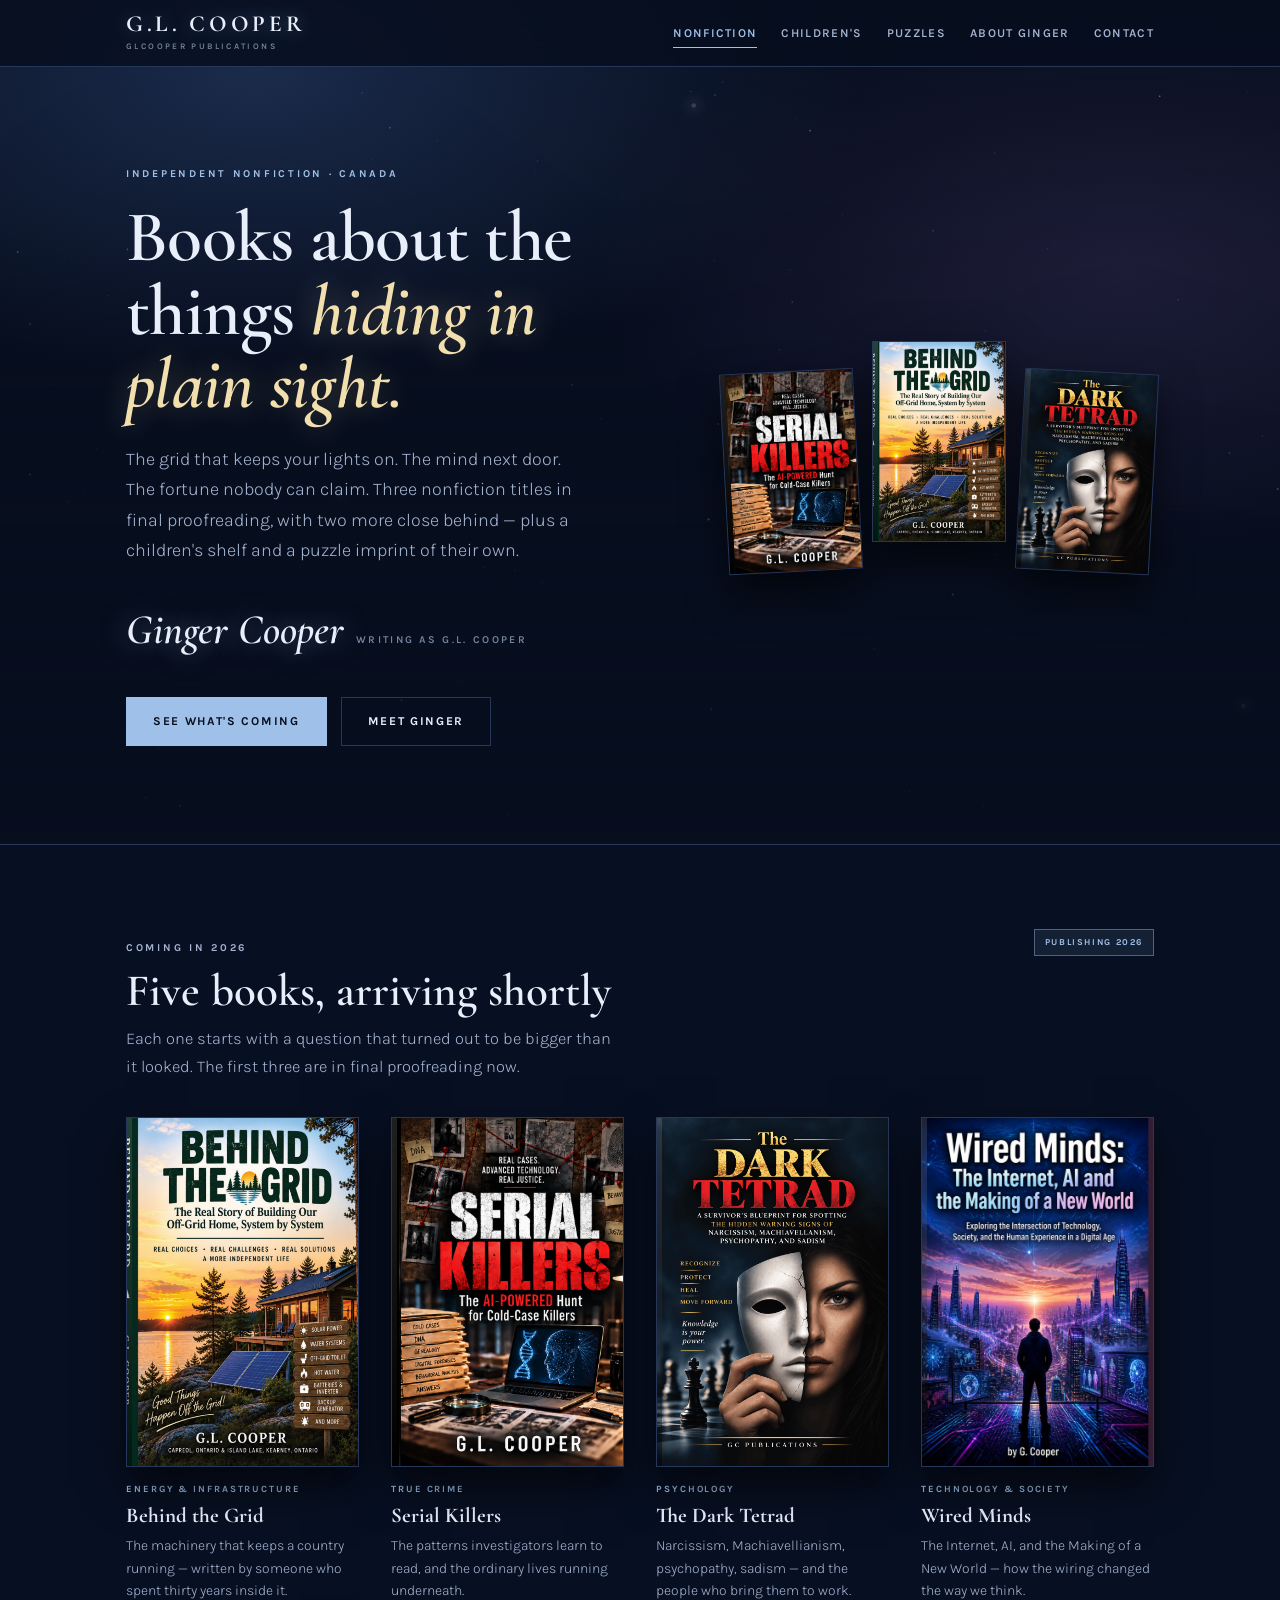
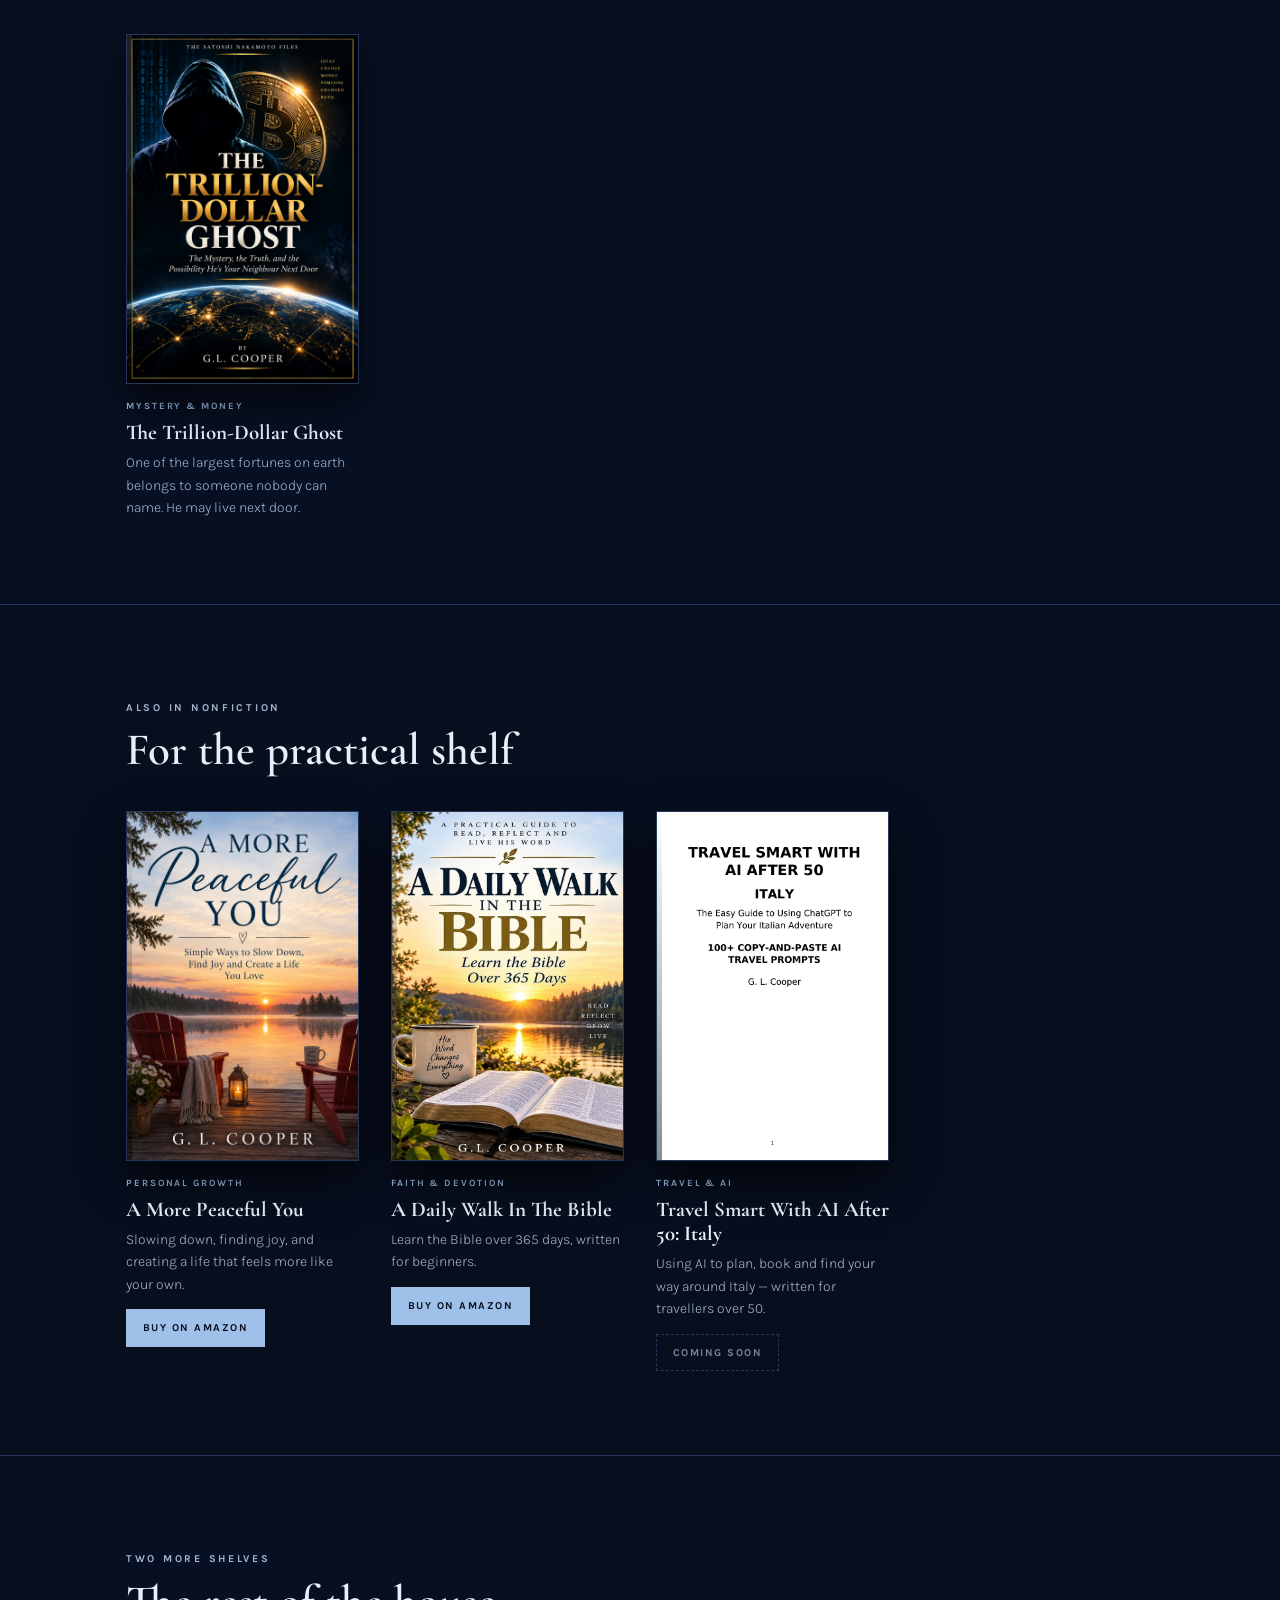
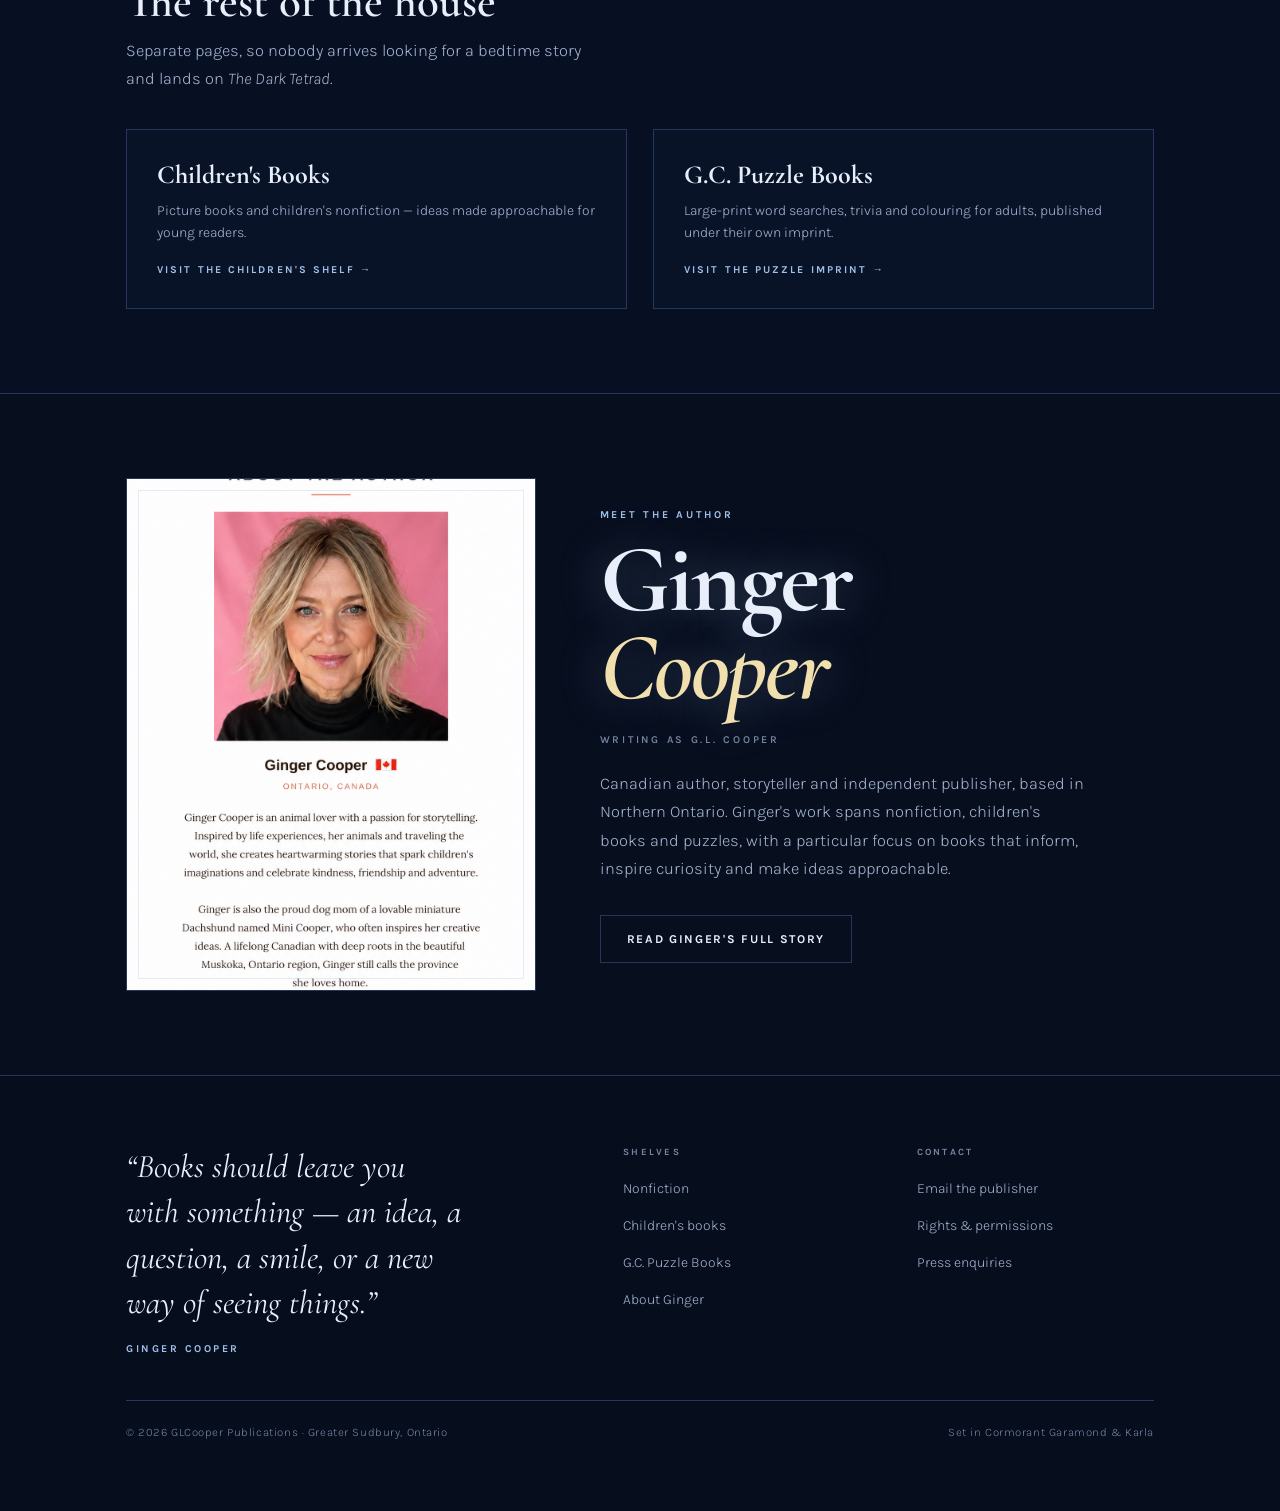
<file: index.html>
<!DOCTYPE html>
<html lang="en">
<head><meta charset="utf-8">

<meta name="viewport" content="width=device-width, initial-scale=1">
<title>GLCooper Publications — Independent nonfiction by Ginger Cooper</title>
<meta name="description" content="Independent nonfiction from Canadian author Ginger Cooper, writing as G.L. Cooper. Five titles coming in 2026, plus children's books and G.C. Puzzle Books.">
<link rel="icon" href="images/ginger-cooper-logo.svg">
<link rel="preconnect" href="https://fonts.googleapis.com">
<link rel="preconnect" href="https://fonts.gstatic.com" crossorigin>
<link rel="stylesheet" href="https://fonts.googleapis.com/css2?family=Cormorant+Garamond:ital,wght@0,400;0,600;0,700;1,400;1,600&family=Karla:wght@300;400;600;700&display=swap">
<link rel="stylesheet" href="styles.css?v=2">
</head>
<body data-view="books">

<canvas id="sky" aria-hidden="true"></canvas>
<div id="veil" aria-hidden="true"></div>

<header class="nav">
  <div class="wrap nav-inner">
    <a class="wordmark" href="index.html">
      <b>G.L. COOPER</b>
      <span>GLCooper Publications</span>
    </a>
    <nav class="nav-links" aria-label="Main">
      <a href="index.html" aria-current="page">Nonfiction</a>
      <a href="childrens.html">Children's</a>
      <a href="puzzles.html">Puzzles</a>
      <a href="about.html">About Ginger</a>
      <a href="contact.html">Contact</a>
    </nav>
  </div>
</header>

<main>
  <div class="wrap hero-inner">
    <div>
      <p class="eyebrow">Independent nonfiction &middot; Canada</p>
      <h1>Books about the things <em>hiding in plain sight.</em></h1>
      <p class="lede">The grid that keeps your lights on. The mind next door. The fortune nobody can claim. Three nonfiction titles in final proofreading, with two more close behind &mdash; plus a children's shelf and a puzzle imprint of their own.</p>

      <div class="byline">
        <span class="sig">Ginger Cooper</span>
        <span class="sig-note">writing as G.L. Cooper</span>
      </div>

      <div class="cta-row">
        <a class="btn btn-primary" href="#coming">See what's coming</a>
        <a class="btn btn-ghost" href="about.html">Meet Ginger</a>
      </div>
    </div>

    <div class="stack">
      <div class="cover tint-b">
        <img src="images/serial-killers-cover.png" alt="Serial Killers &mdash; cover">
        <span class="spine-label">True Crime</span><span class="ct">Serial Killers</span><span class="ca">G.L. Cooper</span>
      </div>
      <div class="cover tint-a">
        <img src="images/behind-grid-cover.png" alt="Behind the Grid &mdash; cover">
        <span class="spine-label">Infrastructure</span><span class="ct">Behind the Grid</span><span class="ca">G.L. Cooper</span>
      </div>
      <div class="cover tint-c">
        <img src="images/dark-tetrad-cover.png" alt="The Dark Tetrad &mdash; cover">
        <span class="spine-label">Psychology</span><span class="ct">The Dark Tetrad</span><span class="ca">G.L. Cooper</span>
      </div>
    </div>
  </div>

  <section class="panel" id="coming">
    <div class="wrap">
      <div class="sec-head">
        <div>
          <p class="eyebrow">Coming in 2026</p>
          <h2>Five books, arriving shortly</h2>
          <p>Each one starts with a question that turned out to be bigger than it looked. The first three are in final proofreading now.</p>
        </div>
        <span class="pill">Publishing 2026</span>
      </div>

      <div class="books">
        <article class="book">
          <div class="cover tint-a">
            <img src="images/behind-grid-cover.png" alt="Behind the Grid &mdash; cover">
            <span class="spine-label">Infrastructure</span><span class="ct">Behind the Grid</span><span class="ca">G.L. Cooper</span>
          </div>
          <div class="meta">
            <span class="cat">Energy &amp; Infrastructure</span>
            <h3>Behind the Grid</h3>
            <p class="blurb">The machinery that keeps a country running &mdash; written by someone who spent thirty years inside it.</p>
          </div>
        </article>

        <article class="book">
          <div class="cover tint-b">
            <img src="images/serial-killers-cover.png" alt="Serial Killers &mdash; cover">
            <span class="spine-label">True Crime</span><span class="ct">Serial Killers</span><span class="ca">G.L. Cooper</span>
          </div>
          <div class="meta">
            <span class="cat">True Crime</span>
            <h3>Serial Killers</h3>
            <p class="blurb">The patterns investigators learn to read, and the ordinary lives running underneath.</p>
          </div>
        </article>

        <article class="book">
          <div class="cover tint-c">
            <img src="images/dark-tetrad-cover.png" alt="The Dark Tetrad &mdash; cover">
            <span class="spine-label">Psychology</span><span class="ct">The Dark Tetrad</span><span class="ca">G.L. Cooper</span>
          </div>
          <div class="meta">
            <span class="cat">Psychology</span>
            <h3>The Dark Tetrad</h3>
            <p class="blurb">Narcissism, Machiavellianism, psychopathy, sadism &mdash; and the people who bring them to work.</p>
          </div>
        </article>

        <article class="book">
          <div class="cover tint-e">
            <img src="images/wired-minds-cover.png" alt="Wired Minds &mdash; cover">
            <span class="spine-label">Technology</span><span class="ct">Wired Minds</span><span class="ca">G.L. Cooper</span>
          </div>
          <div class="meta">
            <span class="cat">Technology &amp; Society</span>
            <h3>Wired Minds</h3>
            <p class="blurb">The Internet, AI, and the Making of a New World &mdash; how the wiring changed the way we think.</p>
          </div>
        </article>

        <article class="book">
          <div class="cover tint-d">
            <img src="images/trillion-dollar-ghost-cover.png" alt="The Trillion-Dollar Ghost &mdash; cover">
            <span class="spine-label">Mystery</span><span class="ct">The Trillion-Dollar Ghost</span><span class="ca">G.L. Cooper</span>
          </div>
          <div class="meta">
            <span class="cat">Mystery &amp; Money</span>
            <h3>The Trillion-Dollar Ghost</h3>
            <p class="blurb">One of the largest fortunes on earth belongs to someone nobody can name. He may live next door.</p>
          </div>
        </article>
      </div>
    </div>
  </section>

  <section>
    <div class="wrap">
      <div class="sec-head">
        <div>
          <p class="eyebrow">Also in nonfiction</p>
          <h2>For the practical shelf</h2>
        </div>
      </div>
      <div class="books">
        <article class="book">
          <div class="cover tint-a">
            <img src="images/peaceful-cover.png" alt="A More Peaceful You &mdash; cover">
            <span class="spine-label">Self-help</span><span class="ct">A More Peaceful You</span><span class="ca">Ginger Cooper</span>
          </div>
          <div class="meta">
            <span class="cat">Personal growth</span>
            <h3>A More Peaceful You</h3>
            <p class="blurb">Slowing down, finding joy, and creating a life that feels more like your own.</p>
            <a class="buy" href="https://www.amazon.com/dp/B0HK18XFY1" target="_blank" rel="noopener">Buy on Amazon</a>
          </div>
        </article>

        <article class="book">
          <div class="cover tint-e">
            <img src="images/daily-walk-bible-cover.jpg" alt="A Daily Walk In The Bible &mdash; cover">
            <span class="spine-label">Faith</span><span class="ct">A Daily Walk In The Bible</span><span class="ca">G.L. Cooper</span>
          </div>
          <div class="meta">
            <span class="cat">Faith &amp; devotion</span>
            <h3>A Daily Walk In The Bible</h3>
            <p class="blurb">Learn the Bible over 365 days, written for beginners.</p>
            <a class="buy" href="https://www.amazon.com/dp/B0HK2DZL62" target="_blank" rel="noopener">Buy on Amazon</a>
          </div>
        </article>

        <article class="book">
          <div class="cover tint-c">
            <img src="images/italy-cover.png" alt="Travel Smart With AI After 50: Italy &mdash; cover">
            <span class="spine-label">Travel</span><span class="ct">Travel Smart With AI After 50: Italy</span><span class="ca">G.L. Cooper</span>
          </div>
          <div class="meta">
            <span class="cat">Travel &amp; AI</span>
            <h3>Travel Smart With AI After 50: Italy</h3>
            <p class="blurb">Using AI to plan, book and find your way around Italy &mdash; written for travellers over 50.</p>
            <span class="soon">Coming soon</span>
          </div>
        </article>
      </div>
    </div>
  </section>

  <section class="panel">
    <div class="wrap">
      <div class="sec-head">
        <div>
          <p class="eyebrow">Two more shelves</p>
          <h2>The rest of the house</h2>
          <p>Separate pages, so nobody arrives looking for a bedtime story and lands on <em>The Dark Tetrad</em>.</p>
        </div>
      </div>
      <div class="doors">
        <a class="door" href="childrens.html">
          <h3>Children's Books</h3>
          <p>Picture books and children's nonfiction &mdash; ideas made approachable for young readers.</p>
          <span class="go">Visit the children's shelf &rarr;</span>
        </a>
        <a class="door" href="puzzles.html">
          <h3>G.C. Puzzle Books</h3>
          <p>Large-print word searches, trivia and colouring for adults, published under their own imprint.</p>
          <span class="go">Visit the puzzle imprint &rarr;</span>
        </a>
      </div>
    </div>
  </section>

  <section>
    <div class="wrap author-inner">
      <div class="portrait">
        <img src="images/ginger-cooper-author.png" alt="Ginger Cooper">
        <span>Author photograph</span>
      </div>
      <div class="name-block">
        <p class="eyebrow">Meet the author</p>
        <h2><span class="given">Ginger</span><span class="family">Cooper</span></h2>
        <p class="pen">Writing as G.L. Cooper</p>
        <p class="bio">Canadian author, storyteller and independent publisher, based in Northern Ontario. Ginger's work spans nonfiction, children's books and puzzles, with a particular focus on books that inform, inspire curiosity and make ideas approachable.</p>
        <div class="cta-row"><a class="btn btn-ghost" href="about.html">Read Ginger's full story</a></div>
      </div>
    </div>
  </section>
</main>

<footer>
  <div class="wrap">
    <div class="foot-grid">
      <div>
        <blockquote class="quote">
          &ldquo;Books should leave you with something &mdash; an idea, a question, a smile, or a new way of seeing things.&rdquo;
          <span class="quote-attr">Ginger Cooper</span>
        </blockquote>
      </div>
      <div class="foot-col">
        <h4>Shelves</h4>
        <ul>
          <li><a href="index.html">Nonfiction</a></li>
          <li><a href="childrens.html">Children's books</a></li>
          <li><a href="puzzles.html">G.C. Puzzle Books</a></li>
          <li><a href="about.html">About Ginger</a></li>
        </ul>
      </div>
      <div class="foot-col">
        <h4>Contact</h4>
        <ul>
          <li><a href="contact.html">Email the publisher</a></li>
          <li><a href="contact.html">Rights &amp; permissions</a></li>
          <li><a href="contact.html">Press enquiries</a></li>
        </ul>
      </div>
    </div>
    <div class="colophon">
      <span>&copy; 2026 GLCooper Publications &middot; Greater Sudbury, Ontario</span>
      <span>Set in Cormorant Garamond &amp; Karla</span>
    </div>
  </div>
</footer>

<script src="starfield.js"></script>
</body>
</html>
</file>
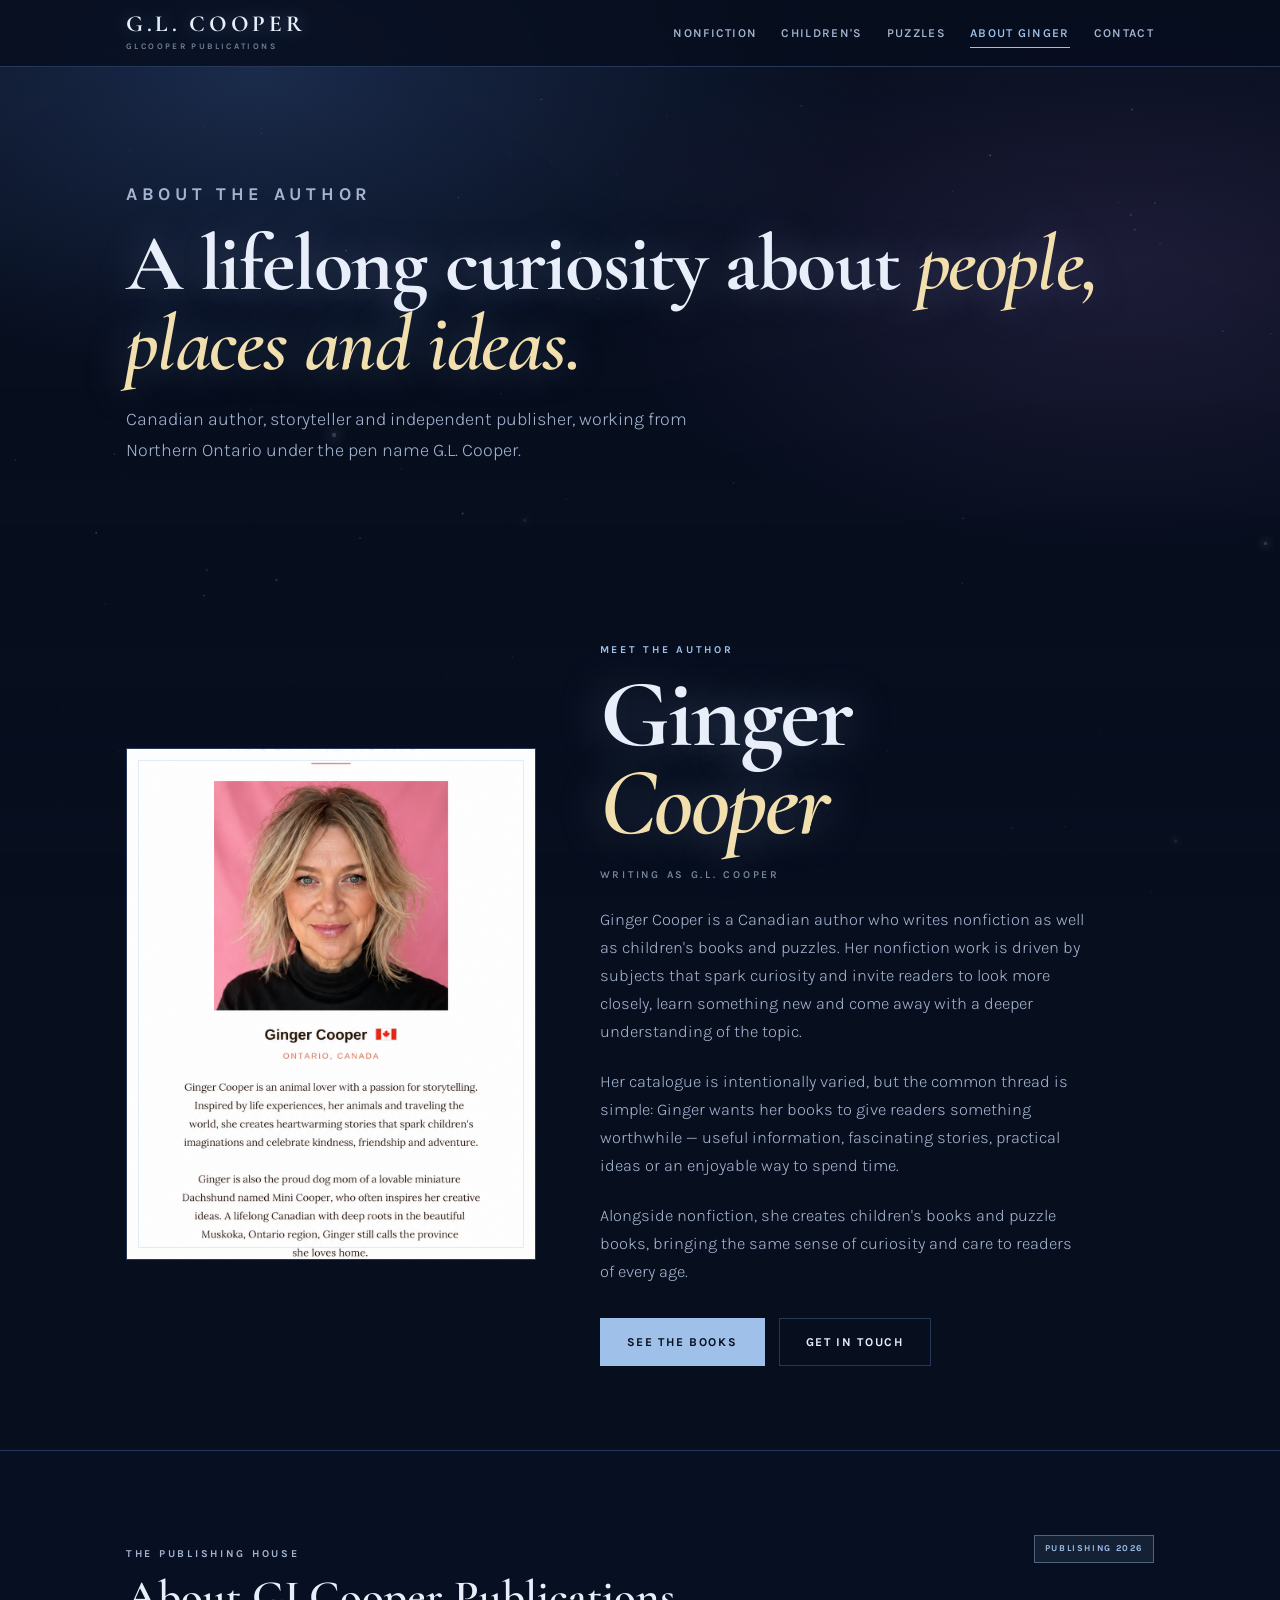
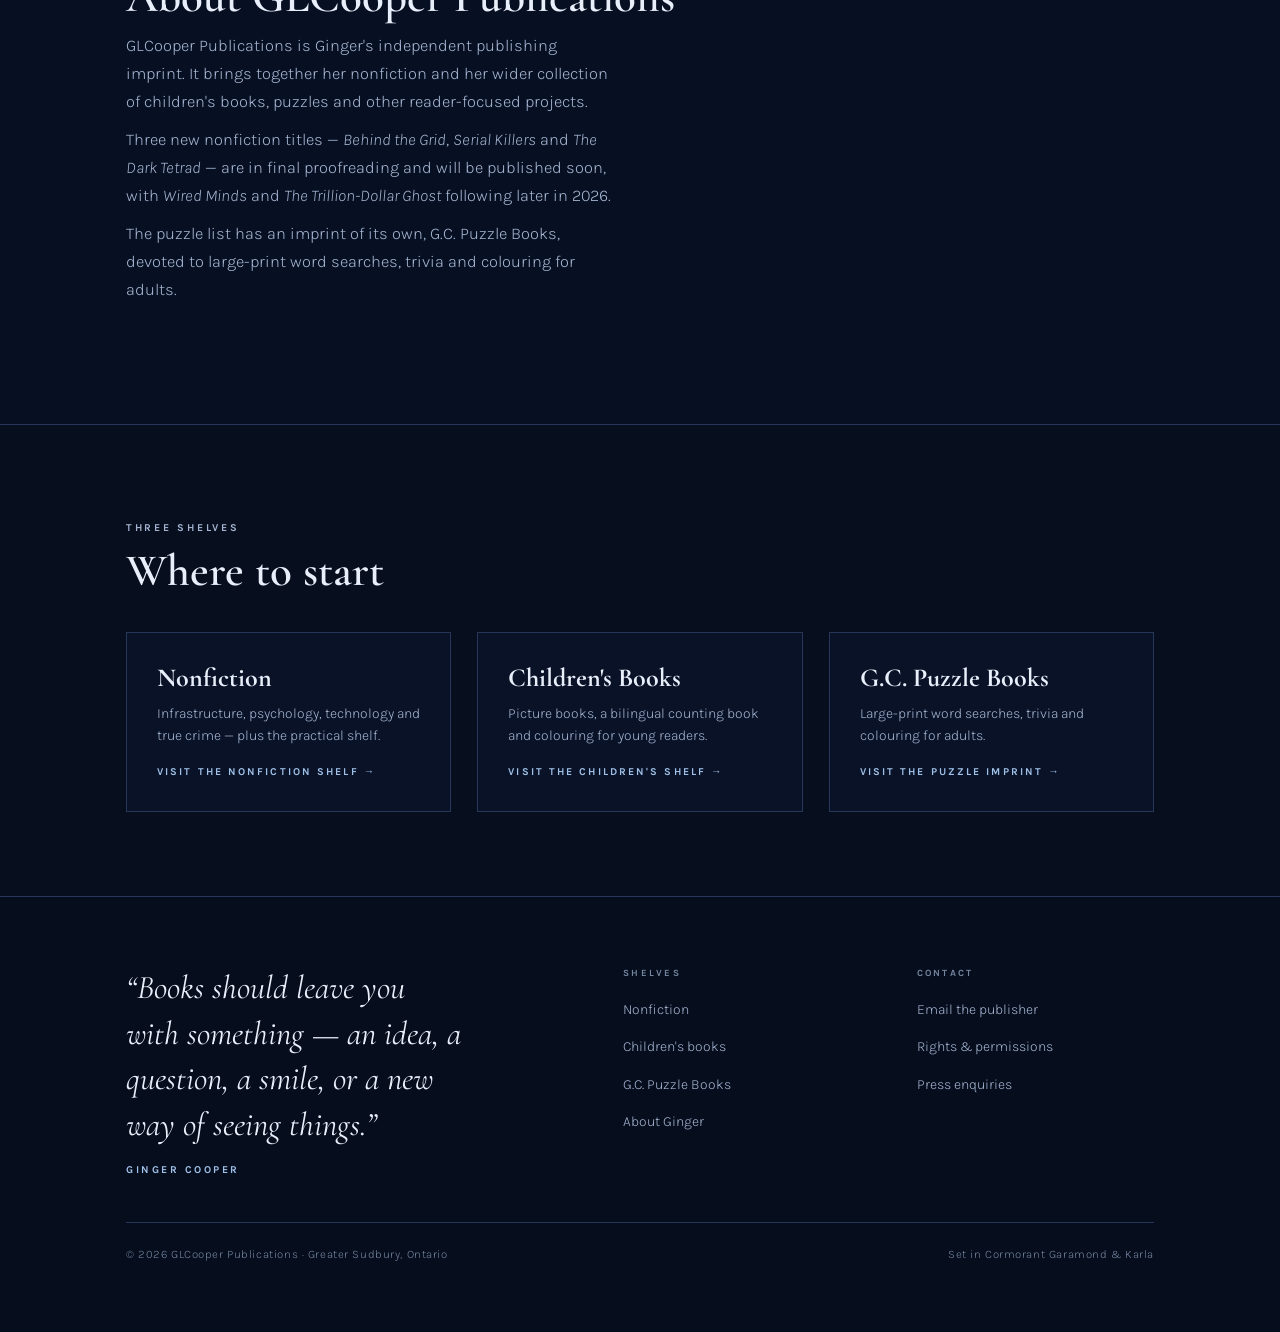
<file: about.html>
<!DOCTYPE html>
<html lang="en">
<head>
<meta charset="utf-8">
<meta name="viewport" content="width=device-width, initial-scale=1">
<title>About Ginger Cooper — GLCooper Publications</title>
<meta name="description" content="Meet Ginger Cooper, the Canadian author and independent publisher behind GLCooper Publications, writing nonfiction as G.L. Cooper from Northern Ontario.">
<link rel="icon" href="images/ginger-cooper-logo.svg">
<link rel="preconnect" href="https://fonts.googleapis.com">
<link rel="preconnect" href="https://fonts.gstatic.com" crossorigin>
<link rel="stylesheet" href="https://fonts.googleapis.com/css2?family=Cormorant+Garamond:ital,wght@0,400;0,600;0,700;1,400;1,600&family=Karla:wght@300;400;600;700&display=swap">
<link rel="stylesheet" href="styles.css?v=2">
</head>
<body data-view="about">

<canvas id="sky" aria-hidden="true"></canvas>
<div id="veil" aria-hidden="true"></div>

<header class="nav">
  <div class="wrap nav-inner">
    <a class="wordmark" href="index.html">
      <b>G.L. COOPER</b>
      <span>GLCooper Publications</span>
    </a>
    <nav class="nav-links" aria-label="Main">
      <a href="index.html">Nonfiction</a>
      <a href="childrens.html">Children's</a>
      <a href="puzzles.html">Puzzles</a>
      <a href="about.html" aria-current="page">About Ginger</a>
      <a href="contact.html">Contact</a>
    </nav>
  </div>
</header>

<main>
  <section class="banner">
    <div class="wrap">
      <p class="eyebrow">About the author</p>
      <h1>A lifelong curiosity about <em>people, places and ideas.</em></h1>
      <p>Canadian author, storyteller and independent publisher, working from Northern Ontario under the pen name G.L. Cooper.</p>
    </div>
  </section>

  <section>
    <div class="wrap author-inner">
      <div class="portrait">
        <img src="images/ginger-cooper-author.png" alt="Ginger Cooper">
        <span>Author photograph</span>
      </div>
      <div class="name-block">
        <p class="eyebrow">Meet the author</p>
        <h2><span class="given">Ginger</span><span class="family">Cooper</span></h2>
        <p class="pen">Writing as G.L. Cooper</p>
        <p class="bio">Ginger Cooper is a Canadian author who writes nonfiction as well as children's books and puzzles. Her nonfiction work is driven by subjects that spark curiosity and invite readers to look more closely, learn something new and come away with a deeper understanding of the topic.</p>
        <p class="bio">Her catalogue is intentionally varied, but the common thread is simple: Ginger wants her books to give readers something worthwhile &mdash; useful information, fascinating stories, practical ideas or an enjoyable way to spend time.</p>
        <p class="bio">Alongside nonfiction, she creates children's books and puzzle books, bringing the same sense of curiosity and care to readers of every age.</p>
        <div class="cta-row">
          <a class="btn btn-primary" href="index.html">See the books</a>
          <a class="btn btn-ghost" href="contact.html">Get in touch</a>
        </div>
      </div>
    </div>
  </section>

  <section class="panel">
    <div class="wrap">
      <div class="sec-head">
        <div>
          <p class="eyebrow">The publishing house</p>
          <h2>About GLCooper Publications</h2>
          <p>GLCooper Publications is Ginger's independent publishing imprint. It brings together her nonfiction and her wider collection of children's books, puzzles and other reader-focused projects.</p>
          <p>Three new nonfiction titles &mdash; <em>Behind the Grid</em>, <em>Serial Killers</em> and <em>The Dark Tetrad</em> &mdash; are in final proofreading and will be published soon, with <em>Wired Minds</em> and <em>The Trillion-Dollar Ghost</em> following later in 2026.</p>
          <p>The puzzle list has an imprint of its own, G.C. Puzzle Books, devoted to large-print word searches, trivia and colouring for adults.</p>
        </div>
        <span class="pill">Publishing 2026</span>
      </div>
    </div>
  </section>

  <section>
    <div class="wrap">
      <div class="sec-head">
        <div>
          <p class="eyebrow">Three shelves</p>
          <h2>Where to start</h2>
        </div>
      </div>
      <div class="doors">
        <a class="door" href="index.html">
          <h3>Nonfiction</h3>
          <p>Infrastructure, psychology, technology and true crime &mdash; plus the practical shelf.</p>
          <span class="go">Visit the nonfiction shelf &rarr;</span>
        </a>
        <a class="door" href="childrens.html">
          <h3>Children's Books</h3>
          <p>Picture books, a bilingual counting book and colouring for young readers.</p>
          <span class="go">Visit the children's shelf &rarr;</span>
        </a>
        <a class="door" href="puzzles.html">
          <h3>G.C. Puzzle Books</h3>
          <p>Large-print word searches, trivia and colouring for adults.</p>
          <span class="go">Visit the puzzle imprint &rarr;</span>
        </a>
      </div>
    </div>
  </section>
</main>

<footer>
  <div class="wrap">
    <div class="foot-grid">
      <div>
        <blockquote class="quote">
          &ldquo;Books should leave you with something &mdash; an idea, a question, a smile, or a new way of seeing things.&rdquo;
          <span class="quote-attr">Ginger Cooper</span>
        </blockquote>
      </div>
      <div class="foot-col">
        <h4>Shelves</h4>
        <ul>
          <li><a href="index.html">Nonfiction</a></li>
          <li><a href="childrens.html">Children's books</a></li>
          <li><a href="puzzles.html">G.C. Puzzle Books</a></li>
          <li><a href="about.html">About Ginger</a></li>
        </ul>
      </div>
      <div class="foot-col">
        <h4>Contact</h4>
        <ul>
          <li><a href="contact.html">Email the publisher</a></li>
          <li><a href="contact.html">Rights &amp; permissions</a></li>
          <li><a href="contact.html">Press enquiries</a></li>
        </ul>
      </div>
    </div>
    <div class="colophon">
      <span>&copy; 2026 GLCooper Publications &middot; Greater Sudbury, Ontario</span>
      <span>Set in Cormorant Garamond &amp; Karla</span>
    </div>
  </div>
</footer>

<script src="starfield.js"></script>
</body>
</html>
</file>
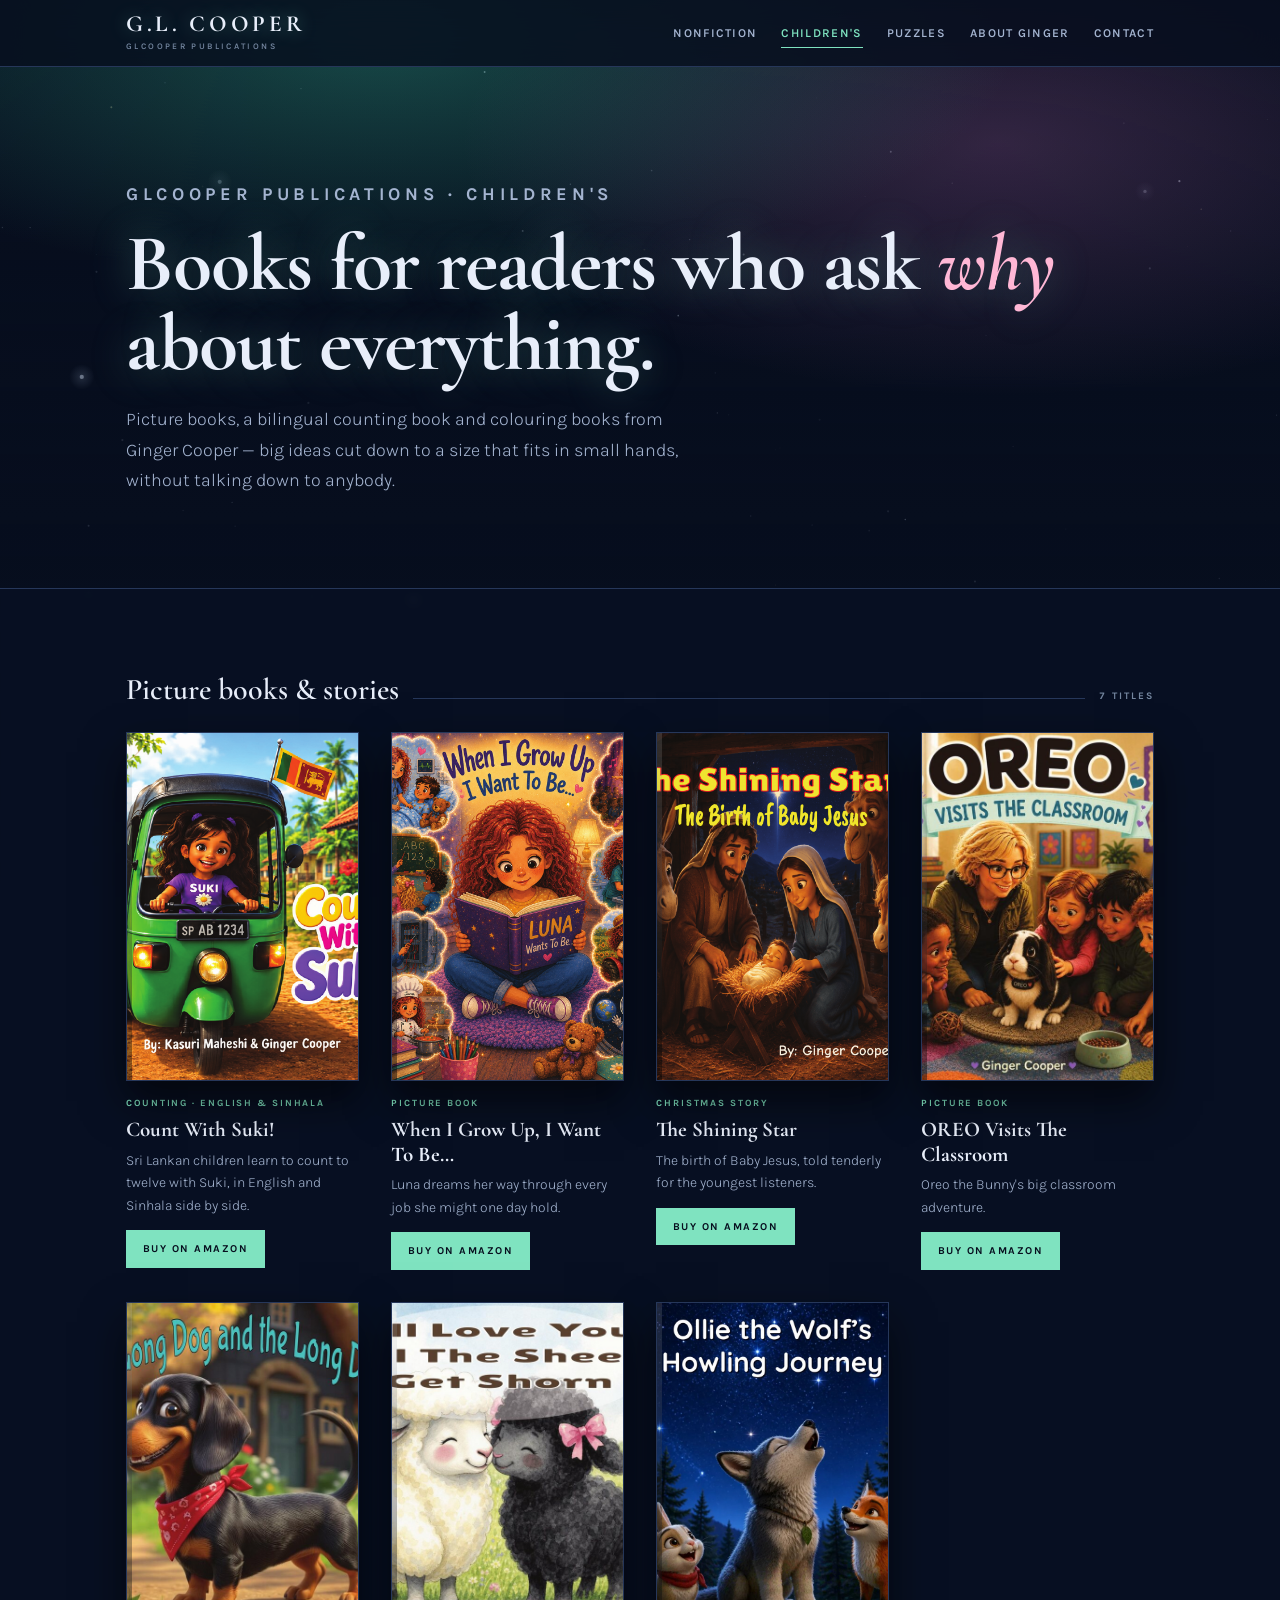
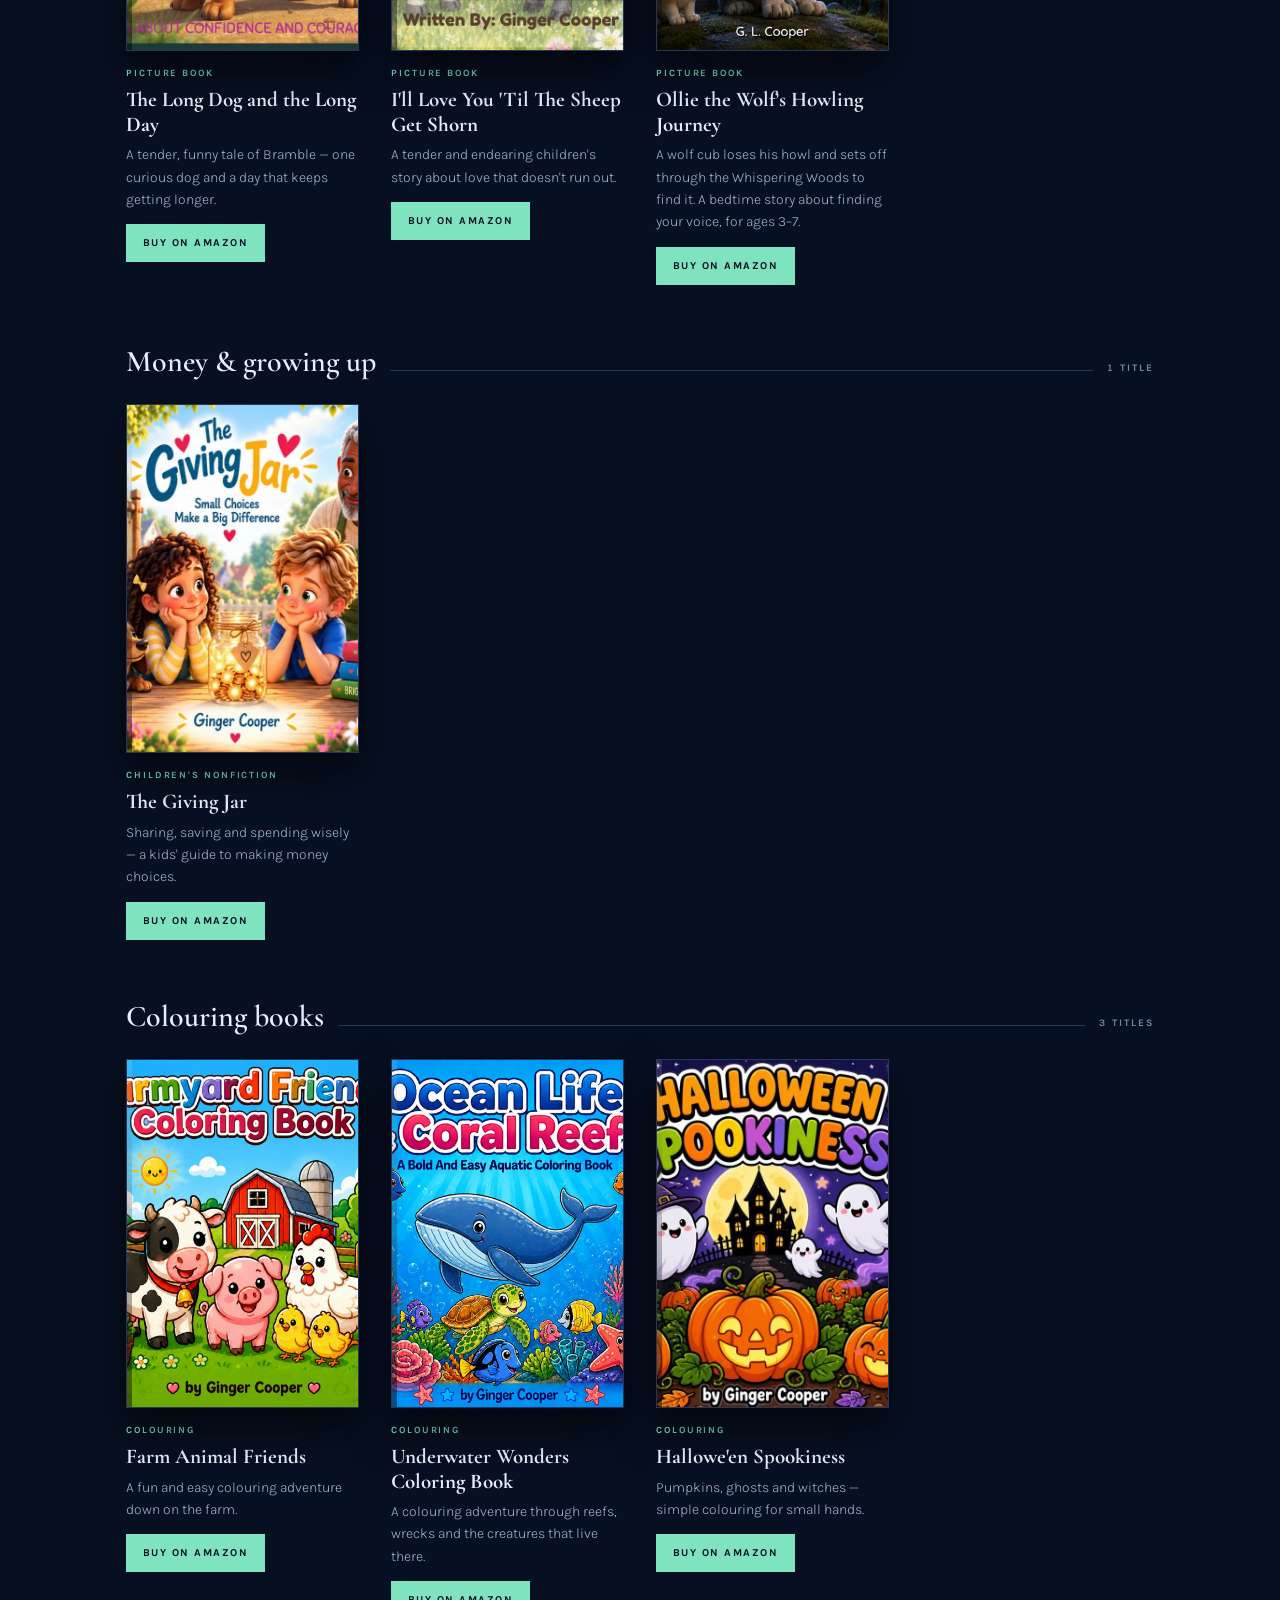
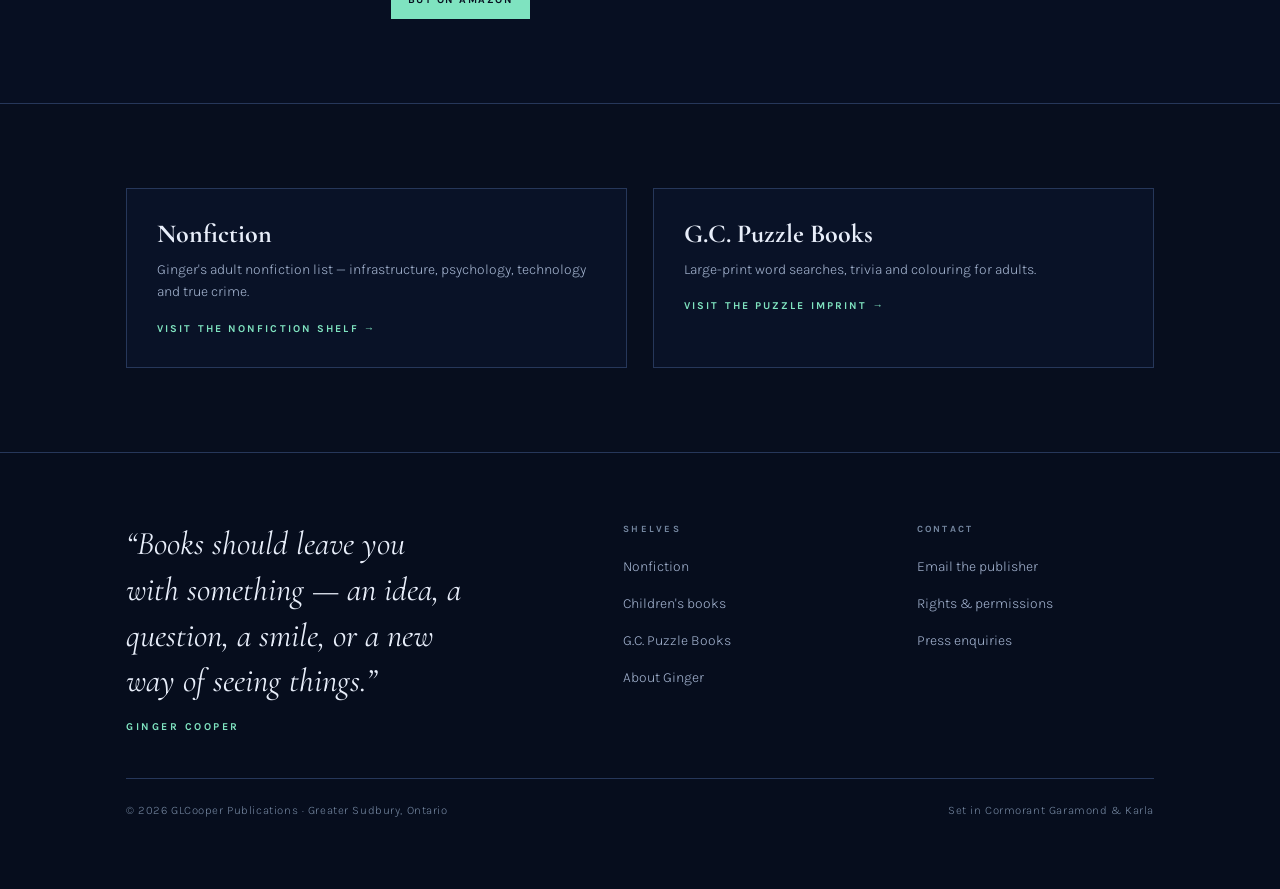
<file: childrens (6).html>
<!DOCTYPE html>
<html lang="en">
<head><meta charset="utf-8">

<meta name="viewport" content="width=device-width, initial-scale=1">
<title>Children's Books — GLCooper Publications</title>
<meta name="description" content="Picture books, bilingual counting books and colouring books from Ginger Cooper — big ideas cut down to a size that fits in small hands.">
<link rel="icon" href="images/ginger-cooper-logo.svg">
<link rel="preconnect" href="https://fonts.googleapis.com">
<link rel="preconnect" href="https://fonts.gstatic.com" crossorigin>
<link rel="stylesheet" href="https://fonts.googleapis.com/css2?family=Cormorant+Garamond:ital,wght@0,400;0,600;0,700;1,400;1,600&family=Karla:wght@300;400;600;700&display=swap">
<link rel="stylesheet" href="styles.css?v=2">
</head>
<body data-view="kids">

<canvas id="sky" aria-hidden="true"></canvas>
<div id="veil" aria-hidden="true"></div>

<header class="nav">
  <div class="wrap nav-inner">
    <a class="wordmark" href="index.html">
      <b>G.L. COOPER</b>
      <span>GLCooper Publications</span>
    </a>
    <nav class="nav-links" aria-label="Main">
      <a href="index.html">Nonfiction</a>
      <a href="childrens.html" aria-current="page">Children's</a>
      <a href="puzzles.html">Puzzles</a>
      <a href="about.html">About Ginger</a>
      <a href="contact.html">Contact</a>
    </nav>
  </div>
</header>

<main>
  <div class="wrap banner">
    <p class="eyebrow">GLCooper Publications &middot; Children's</p>
    <h1>Books for readers who ask <em>why</em> about everything.</h1>
    <p>Picture books, a bilingual counting book and colouring books from Ginger Cooper &mdash; big ideas cut down to a size that fits in small hands, without talking down to anybody.</p>
  </div>

  <section class="panel">
    <div class="wrap">

      <div class="subhead">
        <h3>Picture books &amp; stories</h3>
        <span class="line"></span>
        <span class="count">7 titles</span>
      </div>

      <div class="books">
        <article class="book">
          <div class="cover tint-b">
            <img src="images/suki-counts-cover.png" alt="Count With Suki! &mdash; cover">
            <span class="spine-label">Bilingual</span><span class="ct">Count With Suki!</span><span class="ca">Ginger Cooper</span>
          </div>
          <div class="meta">
            <span class="cat">Counting &middot; English &amp; Sinhala</span>
            <h3>Count With Suki!</h3>
            <p class="blurb">Sri Lankan children learn to count to twelve with Suki, in English and Sinhala side by side.</p>
            <a class="buy" href="https://www.amazon.com/dp/B0HHJ8DSMM" target="_blank" rel="noopener">Buy on Amazon</a>
          </div>
        </article>

        <article class="book">
          <div class="cover tint-a">
            <img src="images/when-i-grow-up-cover.png" alt="When I Grow Up, I Want To Be... &mdash; cover">
            <span class="spine-label">Picture book</span><span class="ct">When I Grow Up, I Want To Be...</span><span class="ca">Ginger Cooper</span>
          </div>
          <div class="meta">
            <span class="cat">Picture book</span>
            <h3>When I Grow Up, I Want To Be&hellip;</h3>
            <p class="blurb">Luna dreams her way through every job she might one day hold.</p>
            <a class="buy" href="https://www.amazon.com/dp/B0HHWCGW3G" target="_blank" rel="noopener">Buy on Amazon</a>
          </div>
        </article>

        <article class="book">
          <div class="cover tint-c">
            <img src="images/shining-star-cover.png" alt="The Shining Star &mdash; cover">
            <span class="spine-label">Christmas</span><span class="ct">The Shining Star</span><span class="ca">Ginger Cooper</span>
          </div>
          <div class="meta">
            <span class="cat">Christmas story</span>
            <h3>The Shining Star</h3>
            <p class="blurb">The birth of Baby Jesus, told tenderly for the youngest listeners.</p>
            <a class="buy" href="https://www.amazon.com/dp/B0HFH2MDFK" target="_blank" rel="noopener">Buy on Amazon</a>
          </div>
        </article>

        <article class="book">
          <div class="cover tint-e">
            <img src="images/oreo-cover.jpg" alt="OREO Visits The Classroom &mdash; cover">
            <span class="spine-label">Picture book</span><span class="ct">OREO Visits The Classroom</span><span class="ca">Ginger Cooper</span>
          </div>
          <div class="meta">
            <span class="cat">Picture book</span>
            <h3>OREO Visits The Classroom</h3>
            <p class="blurb">Oreo the Bunny's big classroom adventure.</p>
            <a class="buy" href="https://www.amazon.com/dp/B0HFZQ45XM" target="_blank" rel="noopener">Buy on Amazon</a>
          </div>
        </article>

        <article class="book">
          <div class="cover tint-d">
            <img src="images/long-dog-cover.jpg" alt="The Long Dog and the Long Day &mdash; cover">
            <span class="spine-label">Picture book</span><span class="ct">The Long Dog and the Long Day</span><span class="ca">Ginger Cooper</span>
          </div>
          <div class="meta">
            <span class="cat">Picture book</span>
            <h3>The Long Dog and the Long Day</h3>
            <p class="blurb">A tender, funny tale of Bramble &mdash; one curious dog and a day that keeps getting longer.</p>
            <a class="buy" href="https://www.amazon.com/dp/B0HCYQC172" target="_blank" rel="noopener">Buy on Amazon</a>
          </div>
        </article>

        <article class="book">
          <div class="cover tint-b">
            <img src="images/sheep-shorn-cover.jpg" alt="I'll Love You 'Til The Sheep Get Shorn &mdash; cover">
            <span class="spine-label">Picture book</span><span class="ct">I'll Love You 'Til The Sheep Get Shorn</span><span class="ca">Ginger Cooper</span>
          </div>
          <div class="meta">
            <span class="cat">Picture book</span>
            <h3>I'll Love You 'Til The Sheep Get Shorn</h3>
            <p class="blurb">A tender and endearing children's story about love that doesn't run out.</p>
            <a class="buy" href="https://www.amazon.com/dp/B0HFCSN8XR" target="_blank" rel="noopener">Buy on Amazon</a>
          </div>
        </article>
        <article class="book">
          <div class="cover tint-c">
            <img src="images/ollie-wolf-cover-web.jpg" alt="Ollie the Wolf&rsquo;s Howling Journey cover">
            <span class="spine-label">Picture book</span>
            <span class="ct">Ollie the Wolf&rsquo;s Howling Journey</span>
            <span class="ca">G.L. Cooper</span>
          </div>
          <div class="meta">
            <span class="cat">Picture book</span>
            <h3>Ollie the Wolf&rsquo;s Howling Journey</h3>
            <p class="blurb">A wolf cub loses his howl and sets off through the Whispering Woods to find it. A bedtime story about finding your voice, for ages 3&ndash;7.</p>
            <a class="buy" href="https://www.amazon.com/dp/B0HK8VFYR1" target="_blank" rel="noopener">Buy on Amazon</a>
          </div>
        </article>
      </div>

      <div class="subhead">
        <h3>Money &amp; growing up</h3>
        <span class="line"></span>
        <span class="count">1 title</span>
      </div>

      <div class="books">
        <article class="book">
          <div class="cover tint-a">
            <img src="images/giving-jar-cover.jpg" alt="The Giving Jar &mdash; cover">
            <span class="spine-label">For children</span><span class="ct">The Giving Jar</span><span class="ca">Ginger Cooper</span>
          </div>
          <div class="meta">
            <span class="cat">Children's nonfiction</span>
            <h3>The Giving Jar</h3>
            <p class="blurb">Sharing, saving and spending wisely &mdash; a kids' guide to making money choices.</p>
            <a class="buy" href="https://www.amazon.com/dp/B0HJQ7LWBG" target="_blank" rel="noopener">Buy on Amazon</a>
          </div>
        </article>
      </div>

      <div class="subhead">
        <h3>Colouring books</h3>
        <span class="line"></span>
        <span class="count">3 titles</span>
      </div>

      <div class="books">
        <article class="book">
          <div class="cover tint-e">
            <img src="images/farmyard-friends-cover.png" alt="Farm Animal Friends &mdash; cover">
            <span class="spine-label">Colouring</span><span class="ct">Farm Animal Friends</span><span class="ca">Ginger Cooper</span>
          </div>
          <div class="meta">
            <span class="cat">Colouring</span>
            <h3>Farm Animal Friends</h3>
            <p class="blurb">A fun and easy colouring adventure down on the farm.</p>
            <a class="buy" href="https://www.amazon.com/dp/B0HHSDYZ6N" target="_blank" rel="noopener">Buy on Amazon</a>
          </div>
        </article>

        <article class="book">
          <div class="cover tint-c">
            <img src="images/ocean-life-coral-reefs-cover.png" alt="Underwater Wonders Coloring Book &mdash; cover">
            <span class="spine-label">Colouring</span><span class="ct">Underwater Wonders</span><span class="ca">Ginger Cooper</span>
          </div>
          <div class="meta">
            <span class="cat">Colouring</span>
            <h3>Underwater Wonders Coloring Book</h3>
            <p class="blurb">A colouring adventure through reefs, wrecks and the creatures that live there.</p>
            <a class="buy" href="https://www.amazon.com/dp/B0HHSFGZP8" target="_blank" rel="noopener">Buy on Amazon</a>
          </div>
        </article>

        <article class="book">
          <div class="cover tint-d">
            <img src="images/halloween-spookiness-cover.jpg" alt="Hallowe'en Spookiness &mdash; cover">
            <span class="spine-label">Colouring</span><span class="ct">Hallowe'en Spookiness</span><span class="ca">Ginger Cooper</span>
          </div>
          <div class="meta">
            <span class="cat">Colouring</span>
            <h3>Hallowe'en Spookiness</h3>
            <p class="blurb">Pumpkins, ghosts and witches &mdash; simple colouring for small hands.</p>
            <a class="buy" href="https://www.amazon.com/dp/B0HJGZ1V4J" target="_blank" rel="noopener">Buy on Amazon</a>
          </div>
        </article>
      </div>

    </div>
  </section>

  <section>
    <div class="wrap">
      <div class="doors">
        <a class="door" href="index.html">
          <h3>Nonfiction</h3>
          <p>Ginger's adult nonfiction list &mdash; infrastructure, psychology, technology and true crime.</p>
          <span class="go">Visit the nonfiction shelf &rarr;</span>
        </a>
        <a class="door" href="puzzles.html">
          <h3>G.C. Puzzle Books</h3>
          <p>Large-print word searches, trivia and colouring for adults.</p>
          <span class="go">Visit the puzzle imprint &rarr;</span>
        </a>
      </div>
    </div>
  </section>
</main>

<footer>
  <div class="wrap">
    <div class="foot-grid">
      <div>
        <blockquote class="quote">
          &ldquo;Books should leave you with something &mdash; an idea, a question, a smile, or a new way of seeing things.&rdquo;
          <span class="quote-attr">Ginger Cooper</span>
        </blockquote>
      </div>
      <div class="foot-col">
        <h4>Shelves</h4>
        <ul>
          <li><a href="index.html">Nonfiction</a></li>
          <li><a href="childrens.html">Children's books</a></li>
          <li><a href="puzzles.html">G.C. Puzzle Books</a></li>
          <li><a href="about.html">About Ginger</a></li>
        </ul>
      </div>
      <div class="foot-col">
        <h4>Contact</h4>
        <ul>
          <li><a href="contact.html">Email the publisher</a></li>
          <li><a href="contact.html">Rights &amp; permissions</a></li>
          <li><a href="contact.html">Press enquiries</a></li>
        </ul>
      </div>
    </div>
    <div class="colophon">
      <span>&copy; 2026 GLCooper Publications &middot; Greater Sudbury, Ontario</span>
      <span>Set in Cormorant Garamond &amp; Karla</span>
    </div>
  </div>
</footer>

<script src="starfield.js"></script>
</body>
</html>
</file>
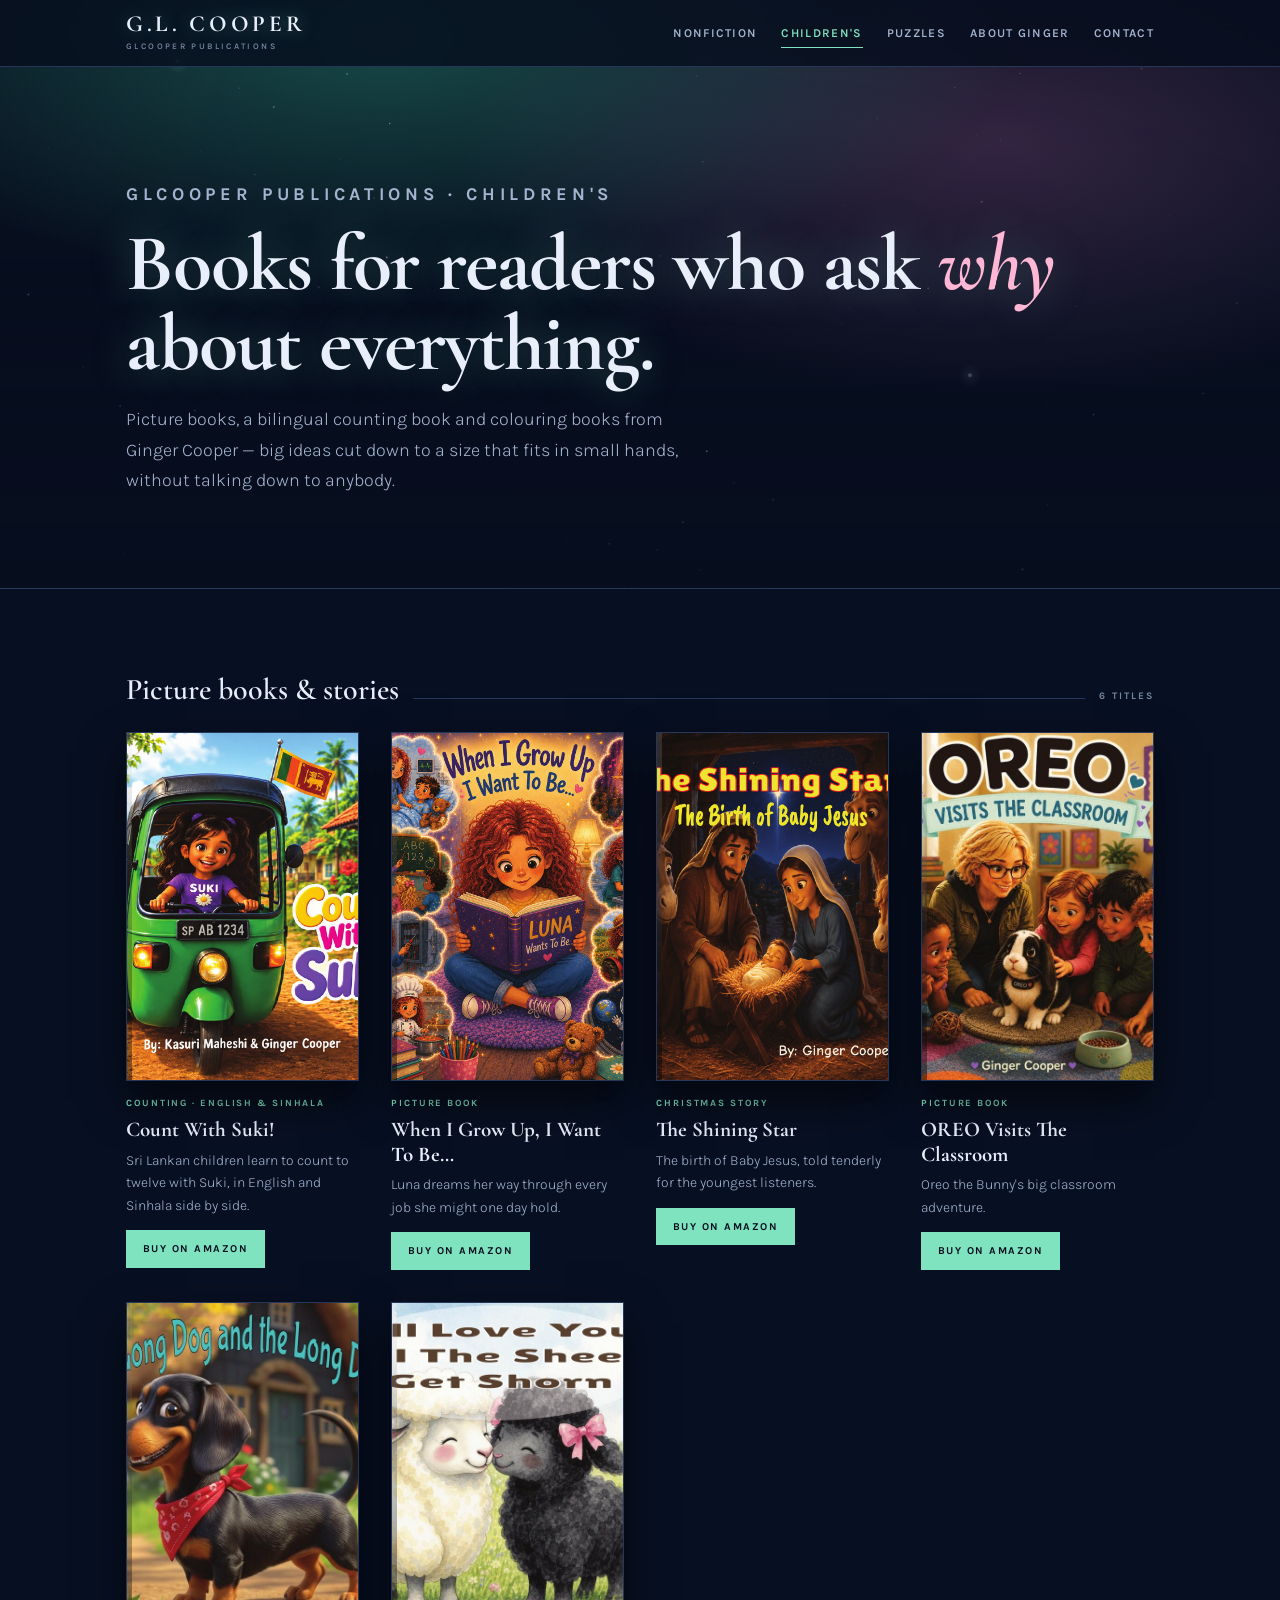
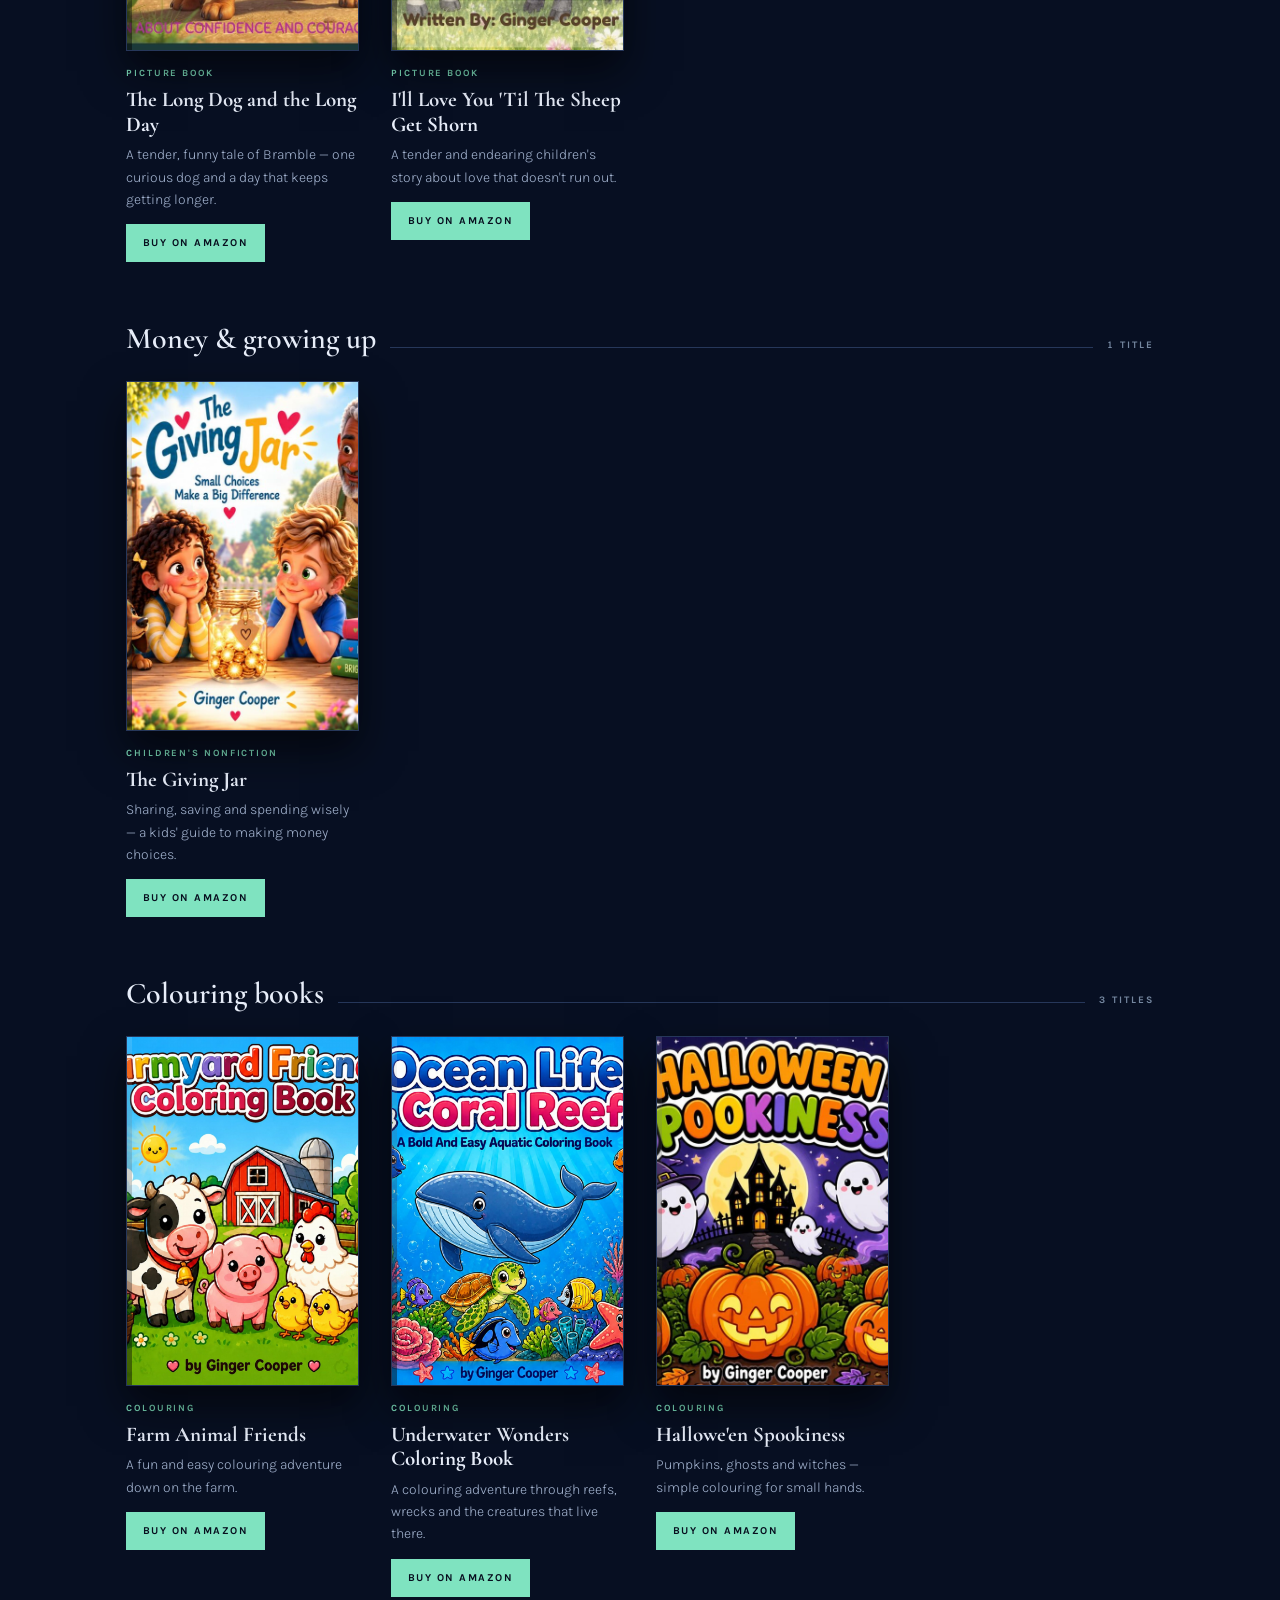
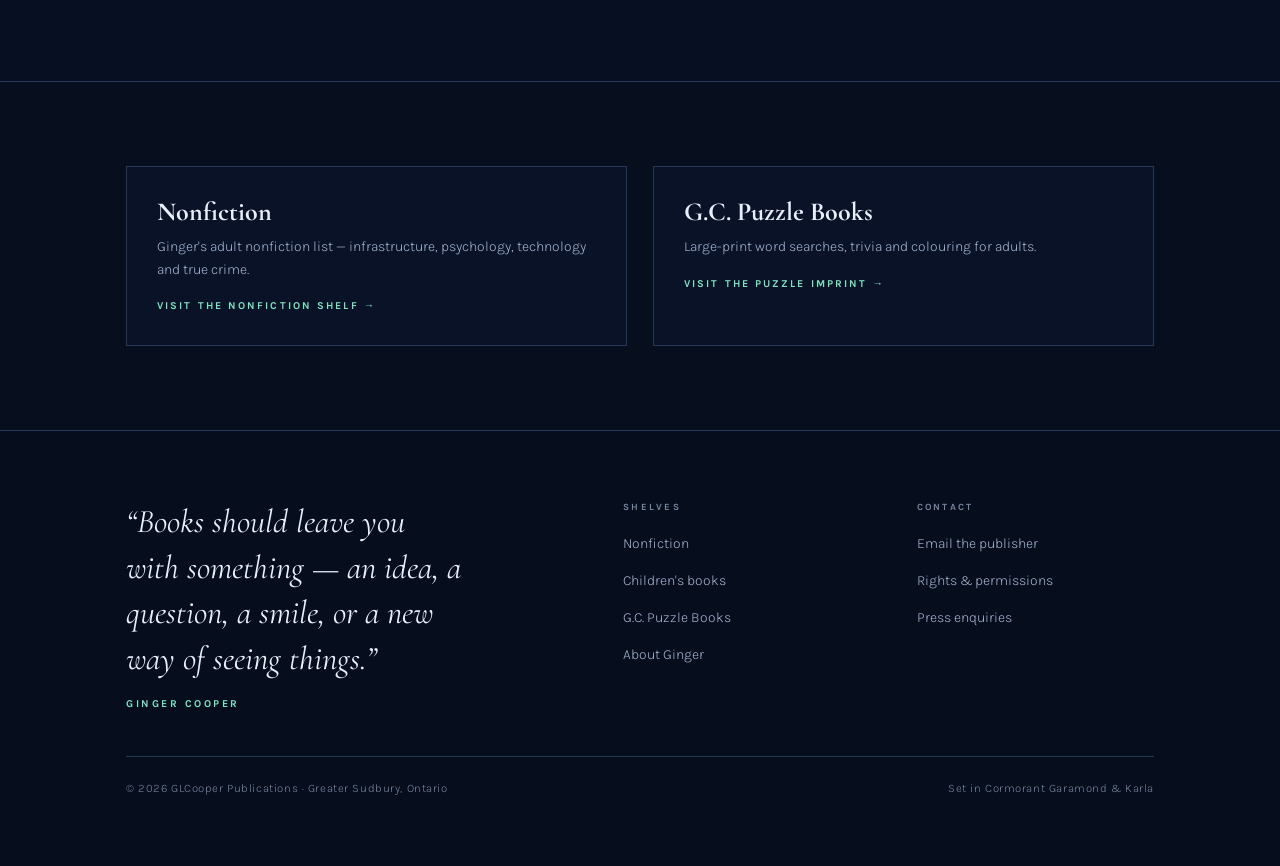
<file: childrens-backup-2026-09-18.html>
<!DOCTYPE html>
<html lang="en">
<head><meta charset="utf-8">

<meta name="viewport" content="width=device-width, initial-scale=1">
<title>Children's Books — GLCooper Publications</title>
<meta name="description" content="Picture books, bilingual counting books and colouring books from Ginger Cooper — big ideas cut down to a size that fits in small hands.">
<link rel="icon" href="images/ginger-cooper-logo.svg">
<link rel="preconnect" href="https://fonts.googleapis.com">
<link rel="preconnect" href="https://fonts.gstatic.com" crossorigin>
<link rel="stylesheet" href="https://fonts.googleapis.com/css2?family=Cormorant+Garamond:ital,wght@0,400;0,600;0,700;1,400;1,600&family=Karla:wght@300;400;600;700&display=swap">
<link rel="stylesheet" href="styles.css?v=2">
</head>
<body data-view="kids">

<canvas id="sky" aria-hidden="true"></canvas>
<div id="veil" aria-hidden="true"></div>

<header class="nav">
  <div class="wrap nav-inner">
    <a class="wordmark" href="index.html">
      <b>G.L. COOPER</b>
      <span>GLCooper Publications</span>
    </a>
    <nav class="nav-links" aria-label="Main">
      <a href="index.html">Nonfiction</a>
      <a href="childrens.html" aria-current="page">Children's</a>
      <a href="puzzles.html">Puzzles</a>
      <a href="about.html">About Ginger</a>
      <a href="contact.html">Contact</a>
    </nav>
  </div>
</header>

<main>
  <div class="wrap banner">
    <p class="eyebrow">GLCooper Publications &middot; Children's</p>
    <h1>Books for readers who ask <em>why</em> about everything.</h1>
    <p>Picture books, a bilingual counting book and colouring books from Ginger Cooper &mdash; big ideas cut down to a size that fits in small hands, without talking down to anybody.</p>
  </div>

  <section class="panel">
    <div class="wrap">

      <div class="subhead">
        <h3>Picture books &amp; stories</h3>
        <span class="line"></span>
        <span class="count">6 titles</span>
      </div>

      <div class="books">
        <article class="book">
          <div class="cover tint-b">
            <img src="images/suki-counts-cover.png" alt="Count With Suki! &mdash; cover">
            <span class="spine-label">Bilingual</span><span class="ct">Count With Suki!</span><span class="ca">Ginger Cooper</span>
          </div>
          <div class="meta">
            <span class="cat">Counting &middot; English &amp; Sinhala</span>
            <h3>Count With Suki!</h3>
            <p class="blurb">Sri Lankan children learn to count to twelve with Suki, in English and Sinhala side by side.</p>
            <a class="buy" href="https://www.amazon.com/dp/B0HHJ8DSMM" target="_blank" rel="noopener">Buy on Amazon</a>
          </div>
        </article>

        <article class="book">
          <div class="cover tint-a">
            <img src="images/when-i-grow-up-cover.png" alt="When I Grow Up, I Want To Be... &mdash; cover">
            <span class="spine-label">Picture book</span><span class="ct">When I Grow Up, I Want To Be...</span><span class="ca">Ginger Cooper</span>
          </div>
          <div class="meta">
            <span class="cat">Picture book</span>
            <h3>When I Grow Up, I Want To Be&hellip;</h3>
            <p class="blurb">Luna dreams her way through every job she might one day hold.</p>
            <a class="buy" href="https://www.amazon.com/dp/B0HHWCGW3G" target="_blank" rel="noopener">Buy on Amazon</a>
          </div>
        </article>

        <article class="book">
          <div class="cover tint-c">
            <img src="images/shining-star-cover.png" alt="The Shining Star &mdash; cover">
            <span class="spine-label">Christmas</span><span class="ct">The Shining Star</span><span class="ca">Ginger Cooper</span>
          </div>
          <div class="meta">
            <span class="cat">Christmas story</span>
            <h3>The Shining Star</h3>
            <p class="blurb">The birth of Baby Jesus, told tenderly for the youngest listeners.</p>
            <a class="buy" href="https://www.amazon.com/dp/B0HFH2MDFK" target="_blank" rel="noopener">Buy on Amazon</a>
          </div>
        </article>

        <article class="book">
          <div class="cover tint-e">
            <img src="images/oreo-cover.jpg" alt="OREO Visits The Classroom &mdash; cover">
            <span class="spine-label">Picture book</span><span class="ct">OREO Visits The Classroom</span><span class="ca">Ginger Cooper</span>
          </div>
          <div class="meta">
            <span class="cat">Picture book</span>
            <h3>OREO Visits The Classroom</h3>
            <p class="blurb">Oreo the Bunny's big classroom adventure.</p>
            <a class="buy" href="https://www.amazon.com/dp/B0HFZQ45XM" target="_blank" rel="noopener">Buy on Amazon</a>
          </div>
        </article>

        <article class="book">
          <div class="cover tint-d">
            <img src="images/long-dog-cover.jpg" alt="The Long Dog and the Long Day &mdash; cover">
            <span class="spine-label">Picture book</span><span class="ct">The Long Dog and the Long Day</span><span class="ca">Ginger Cooper</span>
          </div>
          <div class="meta">
            <span class="cat">Picture book</span>
            <h3>The Long Dog and the Long Day</h3>
            <p class="blurb">A tender, funny tale of Bramble &mdash; one curious dog and a day that keeps getting longer.</p>
            <a class="buy" href="https://www.amazon.com/dp/B0HCYQC172" target="_blank" rel="noopener">Buy on Amazon</a>
          </div>
        </article>

        <article class="book">
          <div class="cover tint-b">
            <img src="images/sheep-shorn-cover.jpg" alt="I'll Love You 'Til The Sheep Get Shorn &mdash; cover">
            <span class="spine-label">Picture book</span><span class="ct">I'll Love You 'Til The Sheep Get Shorn</span><span class="ca">Ginger Cooper</span>
          </div>
          <div class="meta">
            <span class="cat">Picture book</span>
            <h3>I'll Love You 'Til The Sheep Get Shorn</h3>
            <p class="blurb">A tender and endearing children's story about love that doesn't run out.</p>
            <a class="buy" href="https://www.amazon.com/dp/B0HFCSN8XR" target="_blank" rel="noopener">Buy on Amazon</a>
          </div>
        </article>
      </div>

      <div class="subhead">
        <h3>Money &amp; growing up</h3>
        <span class="line"></span>
        <span class="count">1 title</span>
      </div>

      <div class="books">
        <article class="book">
          <div class="cover tint-a">
            <img src="images/giving-jar-cover.jpg" alt="The Giving Jar &mdash; cover">
            <span class="spine-label">For children</span><span class="ct">The Giving Jar</span><span class="ca">Ginger Cooper</span>
          </div>
          <div class="meta">
            <span class="cat">Children's nonfiction</span>
            <h3>The Giving Jar</h3>
            <p class="blurb">Sharing, saving and spending wisely &mdash; a kids' guide to making money choices.</p>
            <a class="buy" href="https://www.amazon.com/dp/B0HJQ7LWBG" target="_blank" rel="noopener">Buy on Amazon</a>
          </div>
        </article>
      </div>

      <div class="subhead">
        <h3>Colouring books</h3>
        <span class="line"></span>
        <span class="count">3 titles</span>
      </div>

      <div class="books">
        <article class="book">
          <div class="cover tint-e">
            <img src="images/farmyard-friends-cover.png" alt="Farm Animal Friends &mdash; cover">
            <span class="spine-label">Colouring</span><span class="ct">Farm Animal Friends</span><span class="ca">Ginger Cooper</span>
          </div>
          <div class="meta">
            <span class="cat">Colouring</span>
            <h3>Farm Animal Friends</h3>
            <p class="blurb">A fun and easy colouring adventure down on the farm.</p>
            <a class="buy" href="https://www.amazon.com/dp/B0HHSDYZ6N" target="_blank" rel="noopener">Buy on Amazon</a>
          </div>
        </article>

        <article class="book">
          <div class="cover tint-c">
            <img src="images/ocean-life-coral-reefs-cover.png" alt="Underwater Wonders Coloring Book &mdash; cover">
            <span class="spine-label">Colouring</span><span class="ct">Underwater Wonders</span><span class="ca">Ginger Cooper</span>
          </div>
          <div class="meta">
            <span class="cat">Colouring</span>
            <h3>Underwater Wonders Coloring Book</h3>
            <p class="blurb">A colouring adventure through reefs, wrecks and the creatures that live there.</p>
            <a class="buy" href="https://www.amazon.com/dp/B0HHSFGZP8" target="_blank" rel="noopener">Buy on Amazon</a>
          </div>
        </article>

        <article class="book">
          <div class="cover tint-d">
            <img src="images/halloween-spookiness-cover.jpg" alt="Hallowe'en Spookiness &mdash; cover">
            <span class="spine-label">Colouring</span><span class="ct">Hallowe'en Spookiness</span><span class="ca">Ginger Cooper</span>
          </div>
          <div class="meta">
            <span class="cat">Colouring</span>
            <h3>Hallowe'en Spookiness</h3>
            <p class="blurb">Pumpkins, ghosts and witches &mdash; simple colouring for small hands.</p>
            <a class="buy" href="https://www.amazon.com/dp/B0HJGZ1V4J" target="_blank" rel="noopener">Buy on Amazon</a>
          </div>
        </article>
      </div>

    </div>
  </section>

  <section>
    <div class="wrap">
      <div class="doors">
        <a class="door" href="index.html">
          <h3>Nonfiction</h3>
          <p>Ginger's adult nonfiction list &mdash; infrastructure, psychology, technology and true crime.</p>
          <span class="go">Visit the nonfiction shelf &rarr;</span>
        </a>
        <a class="door" href="puzzles.html">
          <h3>G.C. Puzzle Books</h3>
          <p>Large-print word searches, trivia and colouring for adults.</p>
          <span class="go">Visit the puzzle imprint &rarr;</span>
        </a>
      </div>
    </div>
  </section>
</main>

<footer>
  <div class="wrap">
    <div class="foot-grid">
      <div>
        <blockquote class="quote">
          &ldquo;Books should leave you with something &mdash; an idea, a question, a smile, or a new way of seeing things.&rdquo;
          <span class="quote-attr">Ginger Cooper</span>
        </blockquote>
      </div>
      <div class="foot-col">
        <h4>Shelves</h4>
        <ul>
          <li><a href="index.html">Nonfiction</a></li>
          <li><a href="childrens.html">Children's books</a></li>
          <li><a href="puzzles.html">G.C. Puzzle Books</a></li>
          <li><a href="about.html">About Ginger</a></li>
        </ul>
      </div>
      <div class="foot-col">
        <h4>Contact</h4>
        <ul>
          <li><a href="contact.html">Email the publisher</a></li>
          <li><a href="contact.html">Rights &amp; permissions</a></li>
          <li><a href="contact.html">Press enquiries</a></li>
        </ul>
      </div>
    </div>
    <div class="colophon">
      <span>&copy; 2026 GLCooper Publications &middot; Greater Sudbury, Ontario</span>
      <span>Set in Cormorant Garamond &amp; Karla</span>
    </div>
  </div>
</footer>

<script src="starfield.js"></script>
</body>
</html>
</file>
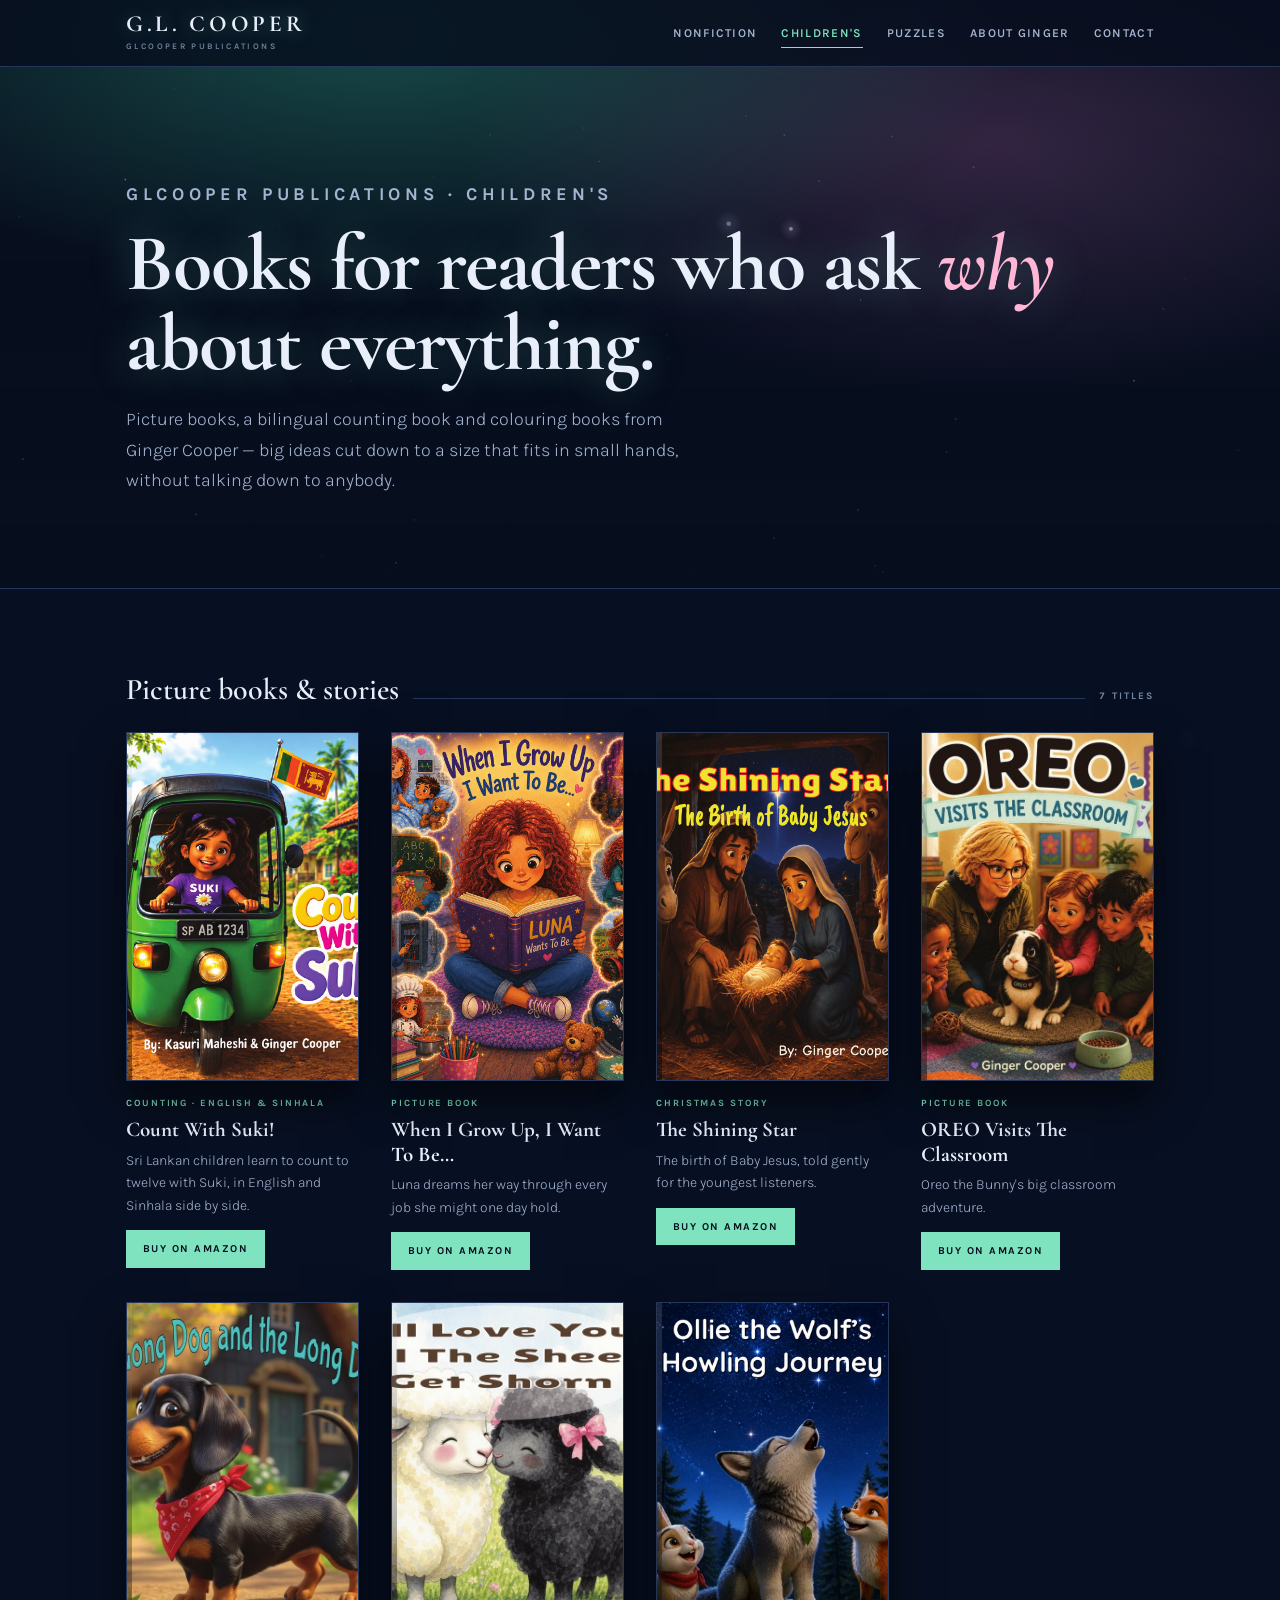
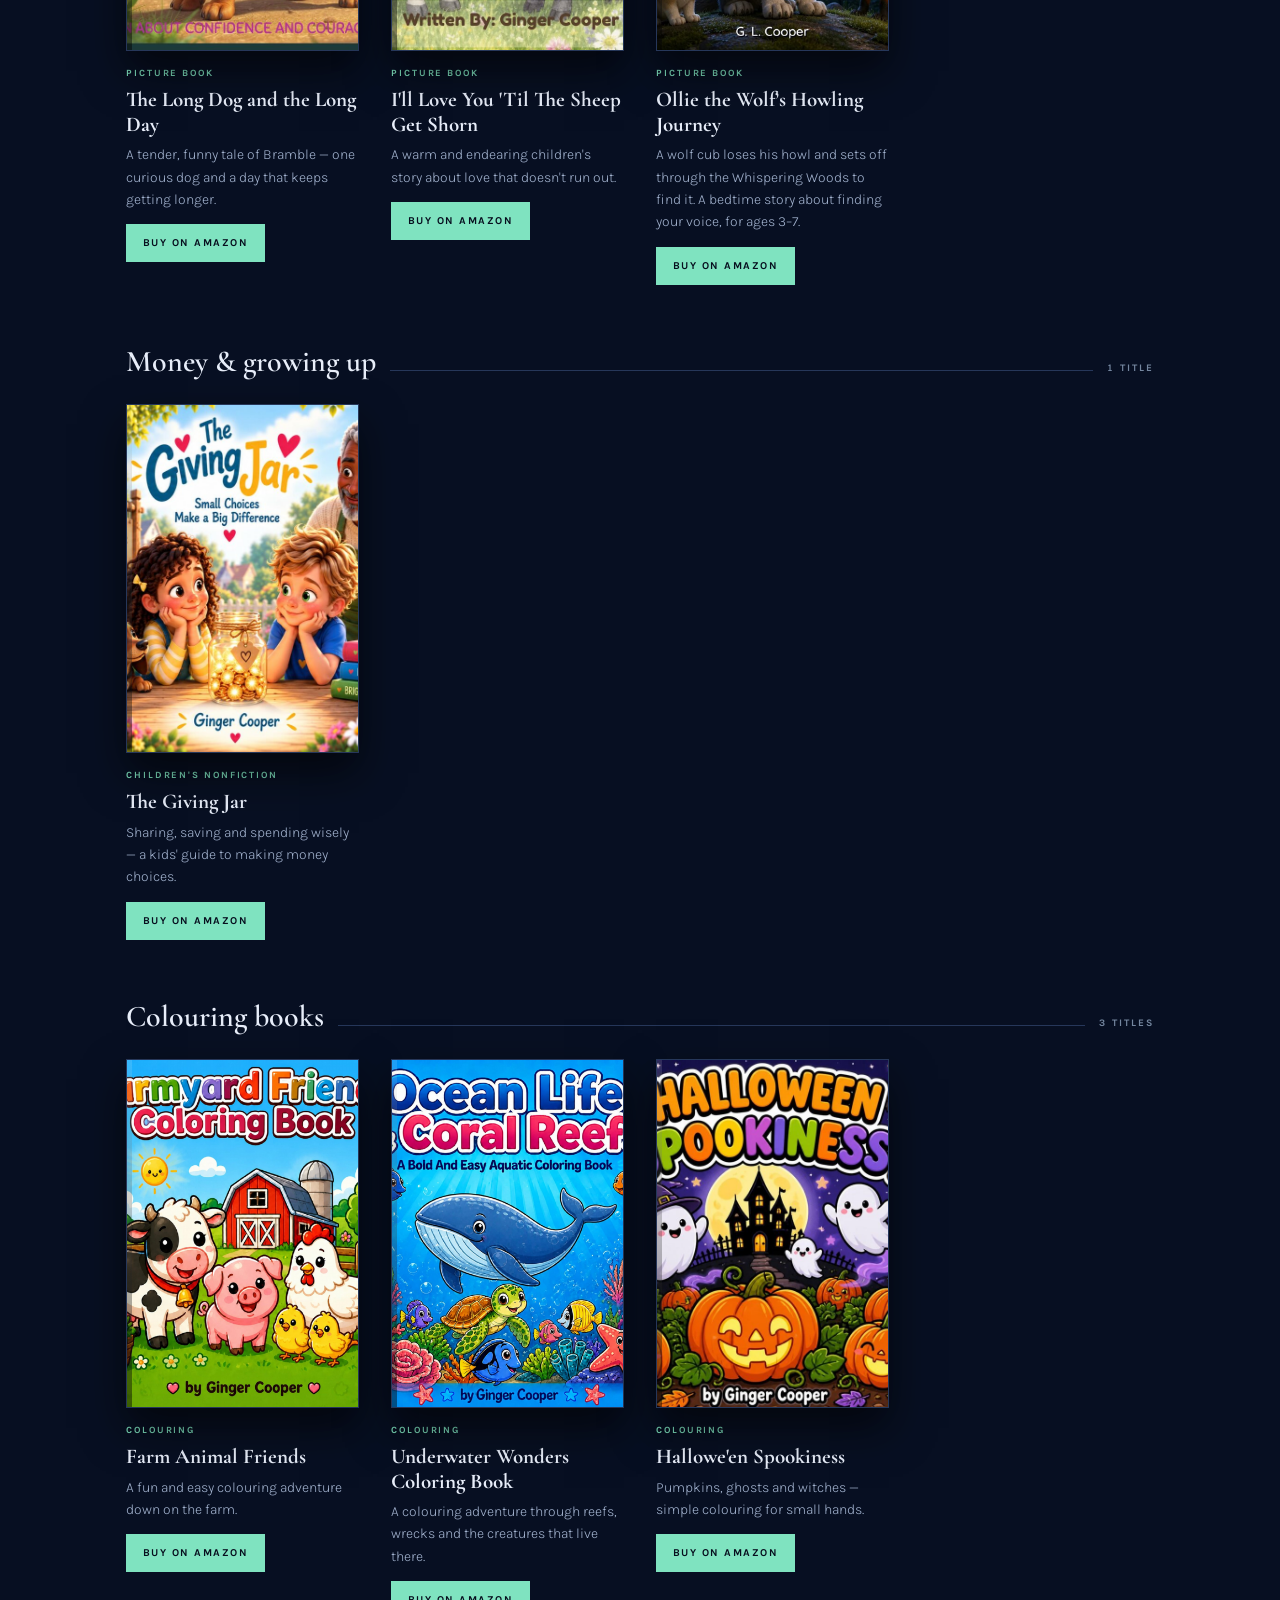
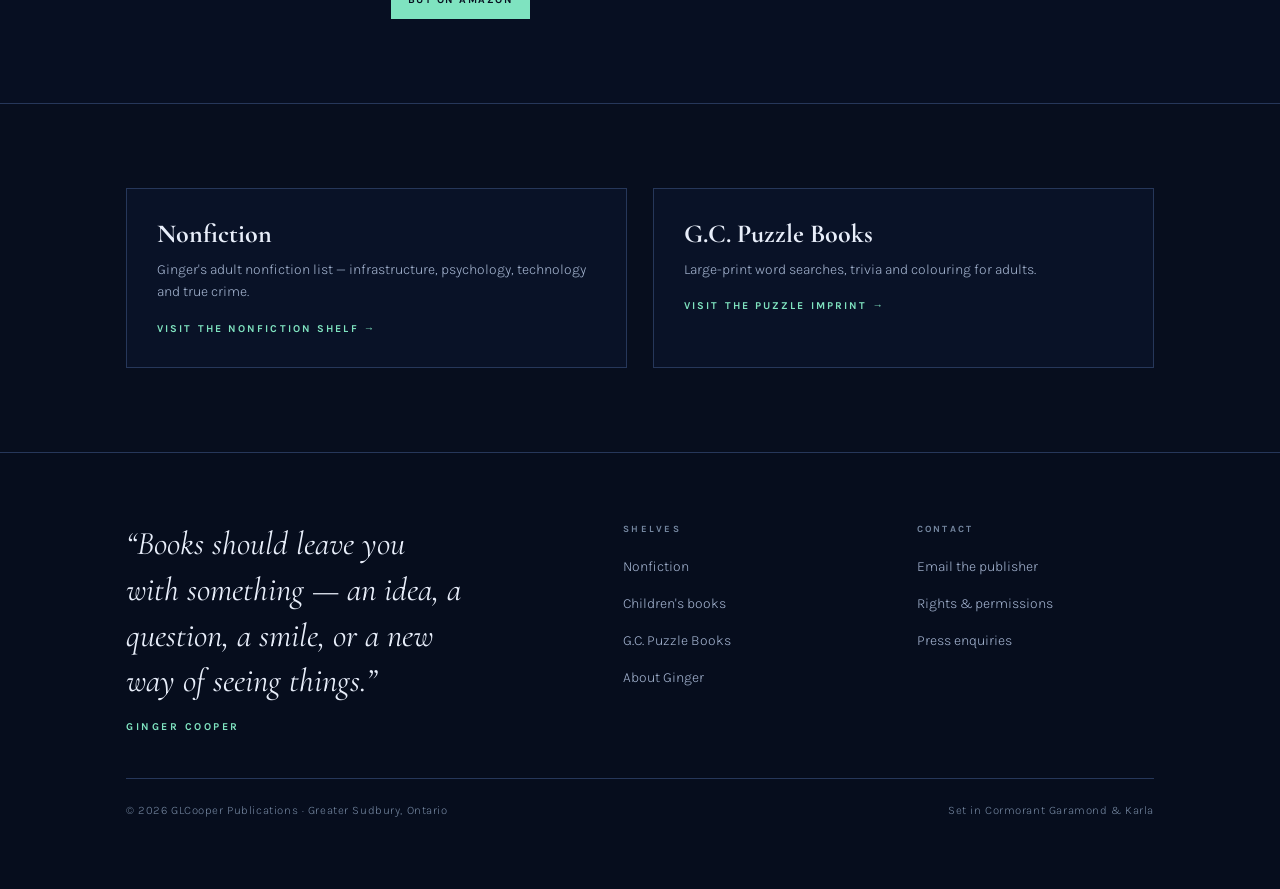
<file: childrens.html>
<!DOCTYPE html>
<html lang="en">
<head><meta charset="utf-8">

<meta name="viewport" content="width=device-width, initial-scale=1">
<title>Children's Books — GLCooper Publications</title>
<meta name="description" content="Picture books, bilingual counting books and colouring books from Ginger Cooper — big ideas cut down to a size that fits in small hands.">
<link rel="icon" href="images/ginger-cooper-logo.svg">
<link rel="preconnect" href="https://fonts.googleapis.com">
<link rel="preconnect" href="https://fonts.gstatic.com" crossorigin>
<link rel="stylesheet" href="https://fonts.googleapis.com/css2?family=Cormorant+Garamond:ital,wght@0,400;0,600;0,700;1,400;1,600&family=Karla:wght@300;400;600;700&display=swap">
<link rel="stylesheet" href="styles.css?v=2">
</head>
<body data-view="kids">

<canvas id="sky" aria-hidden="true"></canvas>
<div id="veil" aria-hidden="true"></div>

<header class="nav">
  <div class="wrap nav-inner">
    <a class="wordmark" href="index.html">
      <b>G.L. COOPER</b>
      <span>GLCooper Publications</span>
    </a>
    <nav class="nav-links" aria-label="Main">
      <a href="index.html">Nonfiction</a>
      <a href="childrens.html" aria-current="page">Children's</a>
      <a href="puzzles.html">Puzzles</a>
      <a href="about.html">About Ginger</a>
      <a href="contact.html">Contact</a>
    </nav>
  </div>
</header>

<main>
  <div class="wrap banner">
    <p class="eyebrow">GLCooper Publications &middot; Children's</p>
    <h1>Books for readers who ask <em>why</em> about everything.</h1>
    <p>Picture books, a bilingual counting book and colouring books from Ginger Cooper &mdash; big ideas cut down to a size that fits in small hands, without talking down to anybody.</p>
  </div>

  <section class="panel">
    <div class="wrap">

      <div class="subhead">
        <h3>Picture books &amp; stories</h3>
        <span class="line"></span>
        <span class="count">7 titles</span>
      </div>

      <div class="books">
        <article class="book">
          <div class="cover tint-b">
            <img src="images/suki-counts-cover.png" alt="Count With Suki! &mdash; cover">
            <span class="spine-label">Bilingual</span><span class="ct">Count With Suki!</span><span class="ca">Ginger Cooper</span>
          </div>
          <div class="meta">
            <span class="cat">Counting &middot; English &amp; Sinhala</span>
            <h3>Count With Suki!</h3>
            <p class="blurb">Sri Lankan children learn to count to twelve with Suki, in English and Sinhala side by side.</p>
            <a class="buy" href="https://www.amazon.com/dp/B0HHJ8DSMM" target="_blank" rel="noopener">Buy on Amazon</a>
          </div>
        </article>

        <article class="book">
          <div class="cover tint-a">
            <img src="images/when-i-grow-up-cover.png" alt="When I Grow Up, I Want To Be... &mdash; cover">
            <span class="spine-label">Picture book</span><span class="ct">When I Grow Up, I Want To Be...</span><span class="ca">Ginger Cooper</span>
          </div>
          <div class="meta">
            <span class="cat">Picture book</span>
            <h3>When I Grow Up, I Want To Be&hellip;</h3>
            <p class="blurb">Luna dreams her way through every job she might one day hold.</p>
            <a class="buy" href="https://www.amazon.com/dp/B0HHWCGW3G" target="_blank" rel="noopener">Buy on Amazon</a>
          </div>
        </article>

        <article class="book">
          <div class="cover tint-c">
            <img src="images/shining-star-cover.png" alt="The Shining Star &mdash; cover">
            <span class="spine-label">Christmas</span><span class="ct">The Shining Star</span><span class="ca">Ginger Cooper</span>
          </div>
          <div class="meta">
            <span class="cat">Christmas story</span>
            <h3>The Shining Star</h3>
            <p class="blurb">The birth of Baby Jesus, told gently for the youngest listeners.</p>
            <a class="buy" href="https://www.amazon.com/dp/B0HFH2MDFK" target="_blank" rel="noopener">Buy on Amazon</a>
          </div>
        </article>

        <article class="book">
          <div class="cover tint-e">
            <img src="images/oreo-cover.jpg" alt="OREO Visits The Classroom &mdash; cover">
            <span class="spine-label">Picture book</span><span class="ct">OREO Visits The Classroom</span><span class="ca">Ginger Cooper</span>
          </div>
          <div class="meta">
            <span class="cat">Picture book</span>
            <h3>OREO Visits The Classroom</h3>
            <p class="blurb">Oreo the Bunny's big classroom adventure.</p>
            <a class="buy" href="https://www.amazon.com/dp/B0HFZQ45XM" target="_blank" rel="noopener">Buy on Amazon</a>
          </div>
        </article>

        <article class="book">
          <div class="cover tint-d">
            <img src="images/long-dog-cover.jpg" alt="The Long Dog and the Long Day &mdash; cover">
            <span class="spine-label">Picture book</span><span class="ct">The Long Dog and the Long Day</span><span class="ca">Ginger Cooper</span>
          </div>
          <div class="meta">
            <span class="cat">Picture book</span>
            <h3>The Long Dog and the Long Day</h3>
            <p class="blurb">A tender, funny tale of Bramble &mdash; one curious dog and a day that keeps getting longer.</p>
            <a class="buy" href="https://www.amazon.com/dp/B0HCYQC172" target="_blank" rel="noopener">Buy on Amazon</a>
          </div>
        </article>

        <article class="book">
          <div class="cover tint-b">
            <img src="images/sheep-shorn-cover.jpg" alt="I'll Love You 'Til The Sheep Get Shorn &mdash; cover">
            <span class="spine-label">Picture book</span><span class="ct">I'll Love You 'Til The Sheep Get Shorn</span><span class="ca">Ginger Cooper</span>
          </div>
          <div class="meta">
            <span class="cat">Picture book</span>
            <h3>I'll Love You 'Til The Sheep Get Shorn</h3>
            <p class="blurb">A warm and endearing children's story about love that doesn't run out.</p>
            <a class="buy" href="https://www.amazon.com/dp/B0HFCSN8XR" target="_blank" rel="noopener">Buy on Amazon</a>
          </div>
        </article>
        <article class="book">
          <div class="cover tint-c">
            <img src="images/ollie-wolf-cover-web.jpg" alt="Ollie the Wolf&rsquo;s Howling Journey cover">
            <span class="spine-label">Picture book</span>
            <span class="ct">Ollie the Wolf&rsquo;s Howling Journey</span>
            <span class="ca">G.L. Cooper</span>
          </div>
          <div class="meta">
            <span class="cat">Picture book</span>
            <h3>Ollie the Wolf&rsquo;s Howling Journey</h3>
            <p class="blurb">A wolf cub loses his howl and sets off through the Whispering Woods to find it. A bedtime story about finding your voice, for ages 3&ndash;7.</p>
            <a class="buy" href="https://www.amazon.com/dp/B0HK8VFYR1" target="_blank" rel="noopener">Buy on Amazon</a>
          </div>
        </article>
      </div>

      <div class="subhead">
        <h3>Money &amp; growing up</h3>
        <span class="line"></span>
        <span class="count">1 title</span>
      </div>

      <div class="books">
        <article class="book">
          <div class="cover tint-a">
            <img src="images/giving-jar-cover.jpg" alt="The Giving Jar &mdash; cover">
            <span class="spine-label">For children</span><span class="ct">The Giving Jar</span><span class="ca">Ginger Cooper</span>
          </div>
          <div class="meta">
            <span class="cat">Children's nonfiction</span>
            <h3>The Giving Jar</h3>
            <p class="blurb">Sharing, saving and spending wisely &mdash; a kids' guide to making money choices.</p>
            <a class="buy" href="https://www.amazon.com/dp/B0HJQ7LWBG" target="_blank" rel="noopener">Buy on Amazon</a>
          </div>
        </article>
      </div>

      <div class="subhead">
        <h3>Colouring books</h3>
        <span class="line"></span>
        <span class="count">3 titles</span>
      </div>

      <div class="books">
        <article class="book">
          <div class="cover tint-e">
            <img src="images/farmyard-friends-cover.png" alt="Farm Animal Friends &mdash; cover">
            <span class="spine-label">Colouring</span><span class="ct">Farm Animal Friends</span><span class="ca">Ginger Cooper</span>
          </div>
          <div class="meta">
            <span class="cat">Colouring</span>
            <h3>Farm Animal Friends</h3>
            <p class="blurb">A fun and easy colouring adventure down on the farm.</p>
            <a class="buy" href="https://www.amazon.com/dp/B0HHSDYZ6N" target="_blank" rel="noopener">Buy on Amazon</a>
          </div>
        </article>

        <article class="book">
          <div class="cover tint-c">
            <img src="images/ocean-life-coral-reefs-cover.png" alt="Underwater Wonders Coloring Book &mdash; cover">
            <span class="spine-label">Colouring</span><span class="ct">Underwater Wonders</span><span class="ca">Ginger Cooper</span>
          </div>
          <div class="meta">
            <span class="cat">Colouring</span>
            <h3>Underwater Wonders Coloring Book</h3>
            <p class="blurb">A colouring adventure through reefs, wrecks and the creatures that live there.</p>
            <a class="buy" href="https://www.amazon.com/dp/B0HHSFGZP8" target="_blank" rel="noopener">Buy on Amazon</a>
          </div>
        </article>

        <article class="book">
          <div class="cover tint-d">
            <img src="images/halloween-spookiness-cover.jpg" alt="Hallowe'en Spookiness &mdash; cover">
            <span class="spine-label">Colouring</span><span class="ct">Hallowe'en Spookiness</span><span class="ca">Ginger Cooper</span>
          </div>
          <div class="meta">
            <span class="cat">Colouring</span>
            <h3>Hallowe'en Spookiness</h3>
            <p class="blurb">Pumpkins, ghosts and witches &mdash; simple colouring for small hands.</p>
            <a class="buy" href="https://www.amazon.com/dp/B0HJGZ1V4J" target="_blank" rel="noopener">Buy on Amazon</a>
          </div>
        </article>
      </div>

    </div>
  </section>

  <section>
    <div class="wrap">
      <div class="doors">
        <a class="door" href="index.html">
          <h3>Nonfiction</h3>
          <p>Ginger's adult nonfiction list &mdash; infrastructure, psychology, technology and true crime.</p>
          <span class="go">Visit the nonfiction shelf &rarr;</span>
        </a>
        <a class="door" href="puzzles.html">
          <h3>G.C. Puzzle Books</h3>
          <p>Large-print word searches, trivia and colouring for adults.</p>
          <span class="go">Visit the puzzle imprint &rarr;</span>
        </a>
      </div>
    </div>
  </section>
</main>

<footer>
  <div class="wrap">
    <div class="foot-grid">
      <div>
        <blockquote class="quote">
          &ldquo;Books should leave you with something &mdash; an idea, a question, a smile, or a new way of seeing things.&rdquo;
          <span class="quote-attr">Ginger Cooper</span>
        </blockquote>
      </div>
      <div class="foot-col">
        <h4>Shelves</h4>
        <ul>
          <li><a href="index.html">Nonfiction</a></li>
          <li><a href="childrens.html">Children's books</a></li>
          <li><a href="puzzles.html">G.C. Puzzle Books</a></li>
          <li><a href="about.html">About Ginger</a></li>
        </ul>
      </div>
      <div class="foot-col">
        <h4>Contact</h4>
        <ul>
          <li><a href="contact.html">Email the publisher</a></li>
          <li><a href="contact.html">Rights &amp; permissions</a></li>
          <li><a href="contact.html">Press enquiries</a></li>
        </ul>
      </div>
    </div>
    <div class="colophon">
      <span>&copy; 2026 GLCooper Publications &middot; Greater Sudbury, Ontario</span>
      <span>Set in Cormorant Garamond &amp; Karla</span>
    </div>
  </div>
</footer>

<script src="starfield.js"></script>
</body>
</html>
</file>
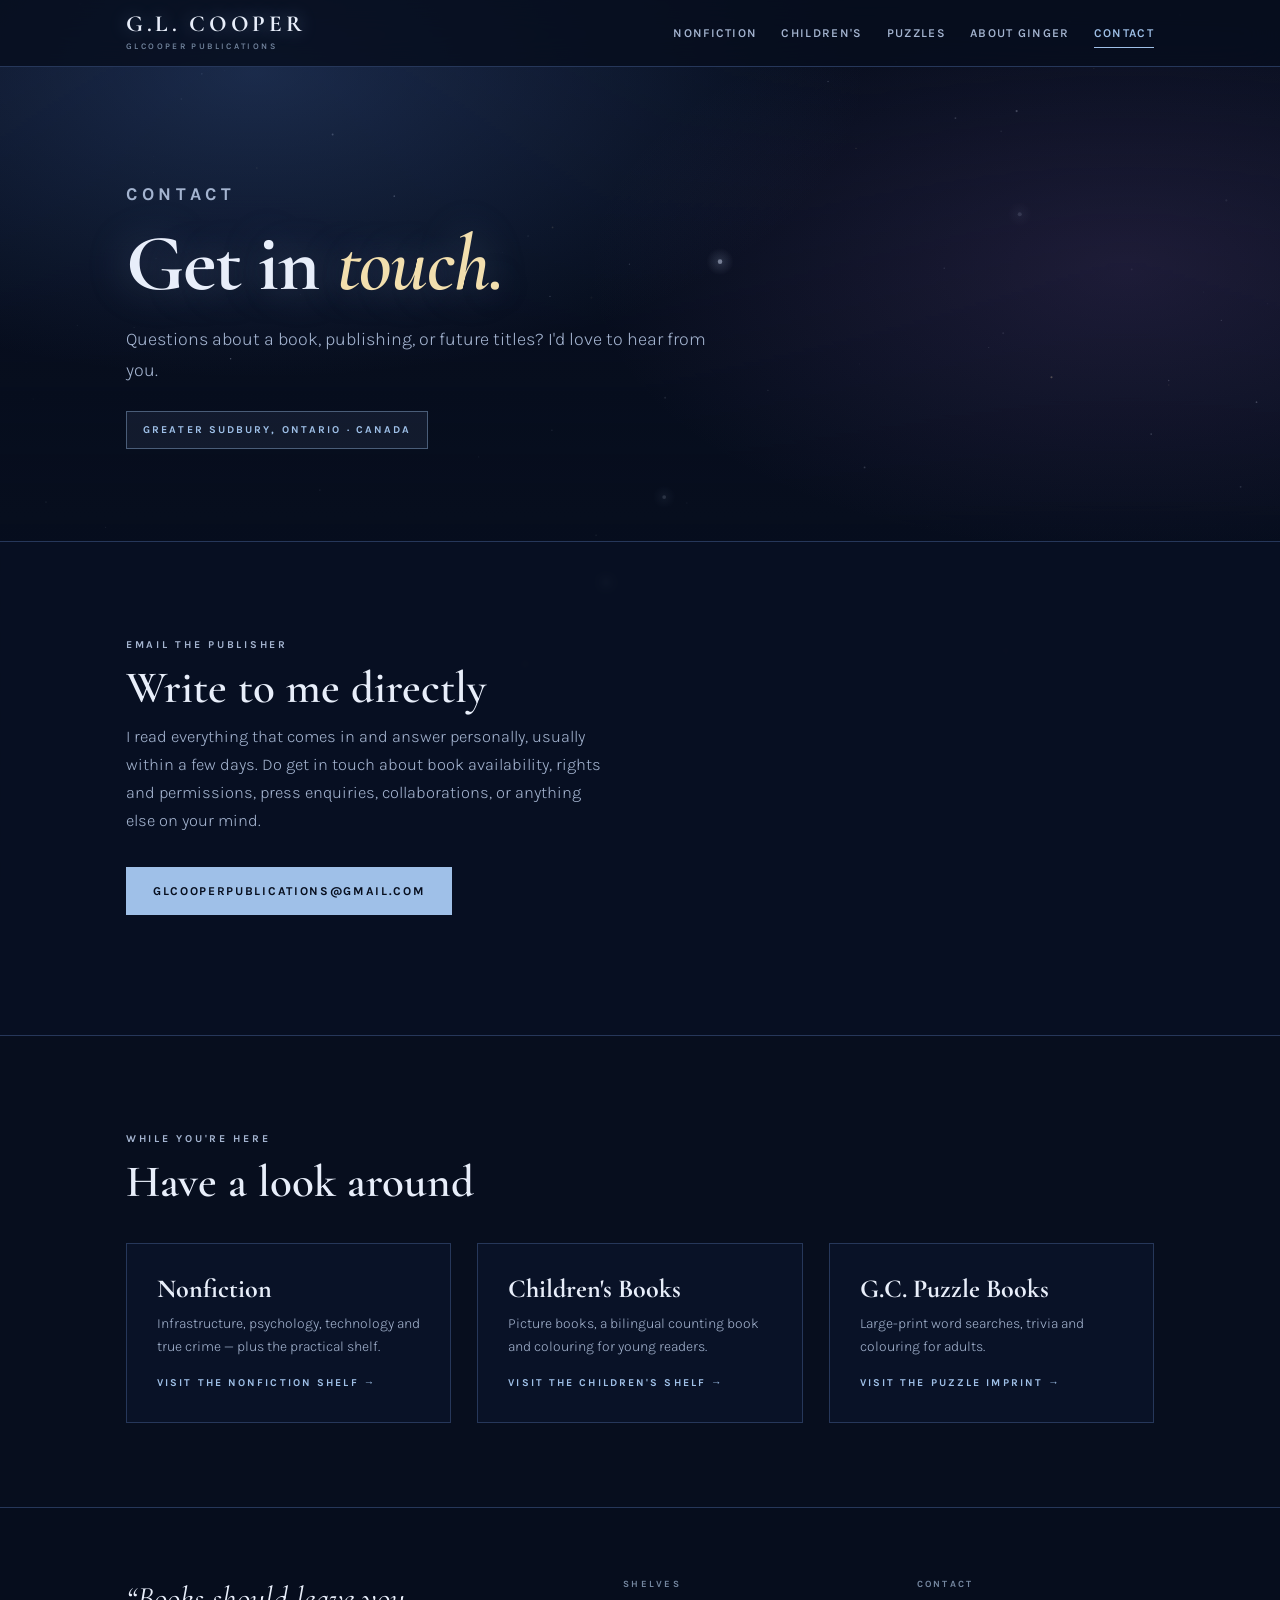
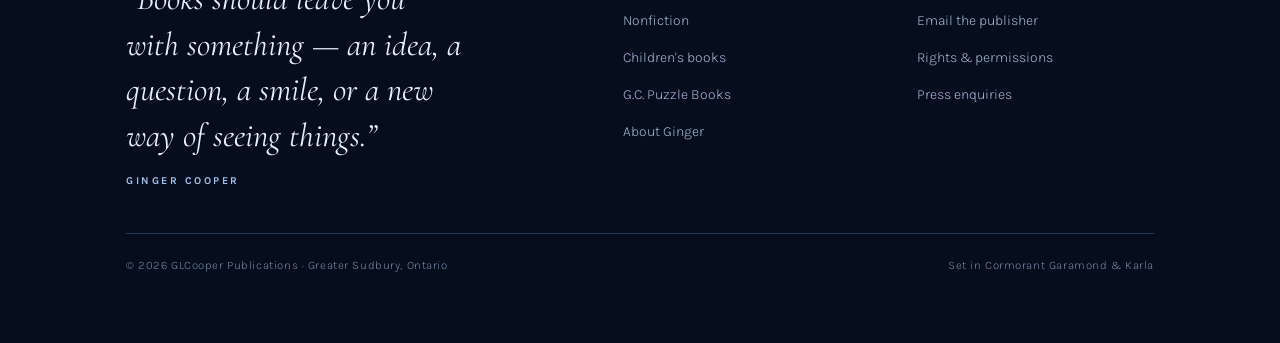
<file: contact.html>
<!DOCTYPE html>
<html lang="en">
<head>
<meta charset="utf-8">
<meta name="viewport" content="width=device-width, initial-scale=1">
<title>Contact — GLCooper Publications</title>
<meta name="description" content="Contact Ginger Cooper at GLCooper Publications about a book, rights and permissions, press enquiries or future titles.">
<link rel="icon" href="images/ginger-cooper-logo.svg">
<link rel="preconnect" href="https://fonts.googleapis.com">
<link rel="preconnect" href="https://fonts.gstatic.com" crossorigin>
<link rel="stylesheet" href="https://fonts.googleapis.com/css2?family=Cormorant+Garamond:ital,wght@0,400;0,600;0,700;1,400;1,600&family=Karla:wght@300;400;600;700&display=swap">
<link rel="stylesheet" href="styles.css?v=2">
</head>
<body data-view="contact">

<canvas id="sky" aria-hidden="true"></canvas>
<div id="veil" aria-hidden="true"></div>

<header class="nav">
  <div class="wrap nav-inner">
    <a class="wordmark" href="index.html">
      <b>G.L. COOPER</b>
      <span>GLCooper Publications</span>
    </a>
    <nav class="nav-links" aria-label="Main">
      <a href="index.html">Nonfiction</a>
      <a href="childrens.html">Children's</a>
      <a href="puzzles.html">Puzzles</a>
      <a href="about.html">About Ginger</a>
      <a href="contact.html" aria-current="page">Contact</a>
    </nav>
  </div>
</header>

<main>
  <section class="banner">
    <div class="wrap">
      <p class="eyebrow">Contact</p>
      <h1>Get in <em>touch.</em></h1>
      <p>Questions about a book, publishing, or future titles? I'd love to hear from you.</p>
      <span class="imprint">Greater Sudbury, Ontario &middot; Canada</span>
    </div>
  </section>

  <section class="panel">
    <div class="wrap">
      <div class="sec-head">
        <div>
          <p class="eyebrow">Email the publisher</p>
          <h2>Write to me directly</h2>
          <p>I read everything that comes in and answer personally, usually within a few days. Do get in touch about book availability, rights and permissions, press enquiries, collaborations, or anything else on your mind.</p>
          <div class="cta-row">
            <a class="btn btn-primary" href="mailto:glcooperpublications@gmail.com">glcooperpublications@gmail.com</a>
          </div>
        </div>
      </div>
    </div>
  </section>

  <section>
    <div class="wrap">
      <div class="sec-head">
        <div>
          <p class="eyebrow">While you're here</p>
          <h2>Have a look around</h2>
        </div>
      </div>
      <div class="doors">
        <a class="door" href="index.html">
          <h3>Nonfiction</h3>
          <p>Infrastructure, psychology, technology and true crime &mdash; plus the practical shelf.</p>
          <span class="go">Visit the nonfiction shelf &rarr;</span>
        </a>
        <a class="door" href="childrens.html">
          <h3>Children's Books</h3>
          <p>Picture books, a bilingual counting book and colouring for young readers.</p>
          <span class="go">Visit the children's shelf &rarr;</span>
        </a>
        <a class="door" href="puzzles.html">
          <h3>G.C. Puzzle Books</h3>
          <p>Large-print word searches, trivia and colouring for adults.</p>
          <span class="go">Visit the puzzle imprint &rarr;</span>
        </a>
      </div>
    </div>
  </section>
</main>

<footer>
  <div class="wrap">
    <div class="foot-grid">
      <div>
        <blockquote class="quote">
          &ldquo;Books should leave you with something &mdash; an idea, a question, a smile, or a new way of seeing things.&rdquo;
          <span class="quote-attr">Ginger Cooper</span>
        </blockquote>
      </div>
      <div class="foot-col">
        <h4>Shelves</h4>
        <ul>
          <li><a href="index.html">Nonfiction</a></li>
          <li><a href="childrens.html">Children's books</a></li>
          <li><a href="puzzles.html">G.C. Puzzle Books</a></li>
          <li><a href="about.html">About Ginger</a></li>
        </ul>
      </div>
      <div class="foot-col">
        <h4>Contact</h4>
        <ul>
          <li><a href="mailto:glcooperpublications@gmail.com">Email the publisher</a></li>
          <li><a href="mailto:glcooperpublications@gmail.com">Rights &amp; permissions</a></li>
          <li><a href="mailto:glcooperpublications@gmail.com">Press enquiries</a></li>
        </ul>
      </div>
    </div>
    <div class="colophon">
      <span>&copy; 2026 GLCooper Publications &middot; Greater Sudbury, Ontario</span>
      <span>Set in Cormorant Garamond &amp; Karla</span>
    </div>
  </div>
</footer>

<script src="starfield.js"></script>
</body>
</html>
</file>
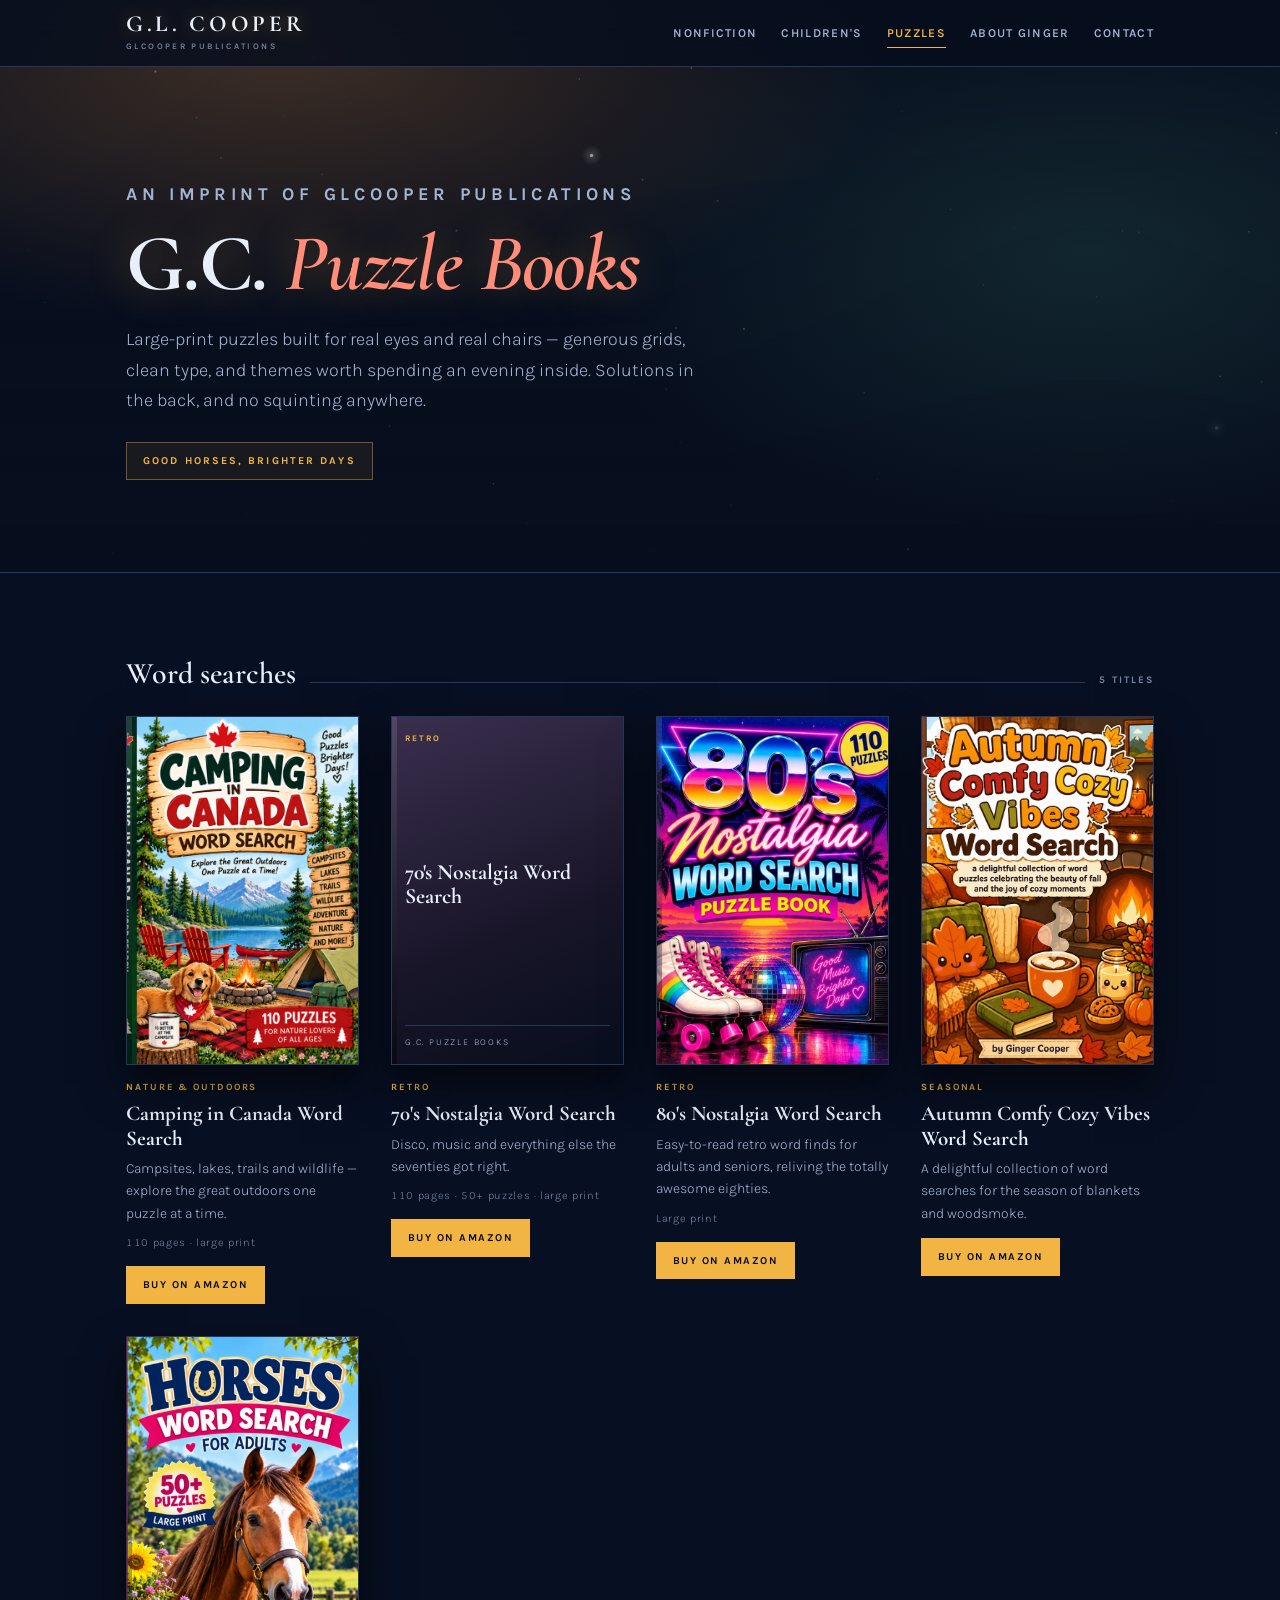
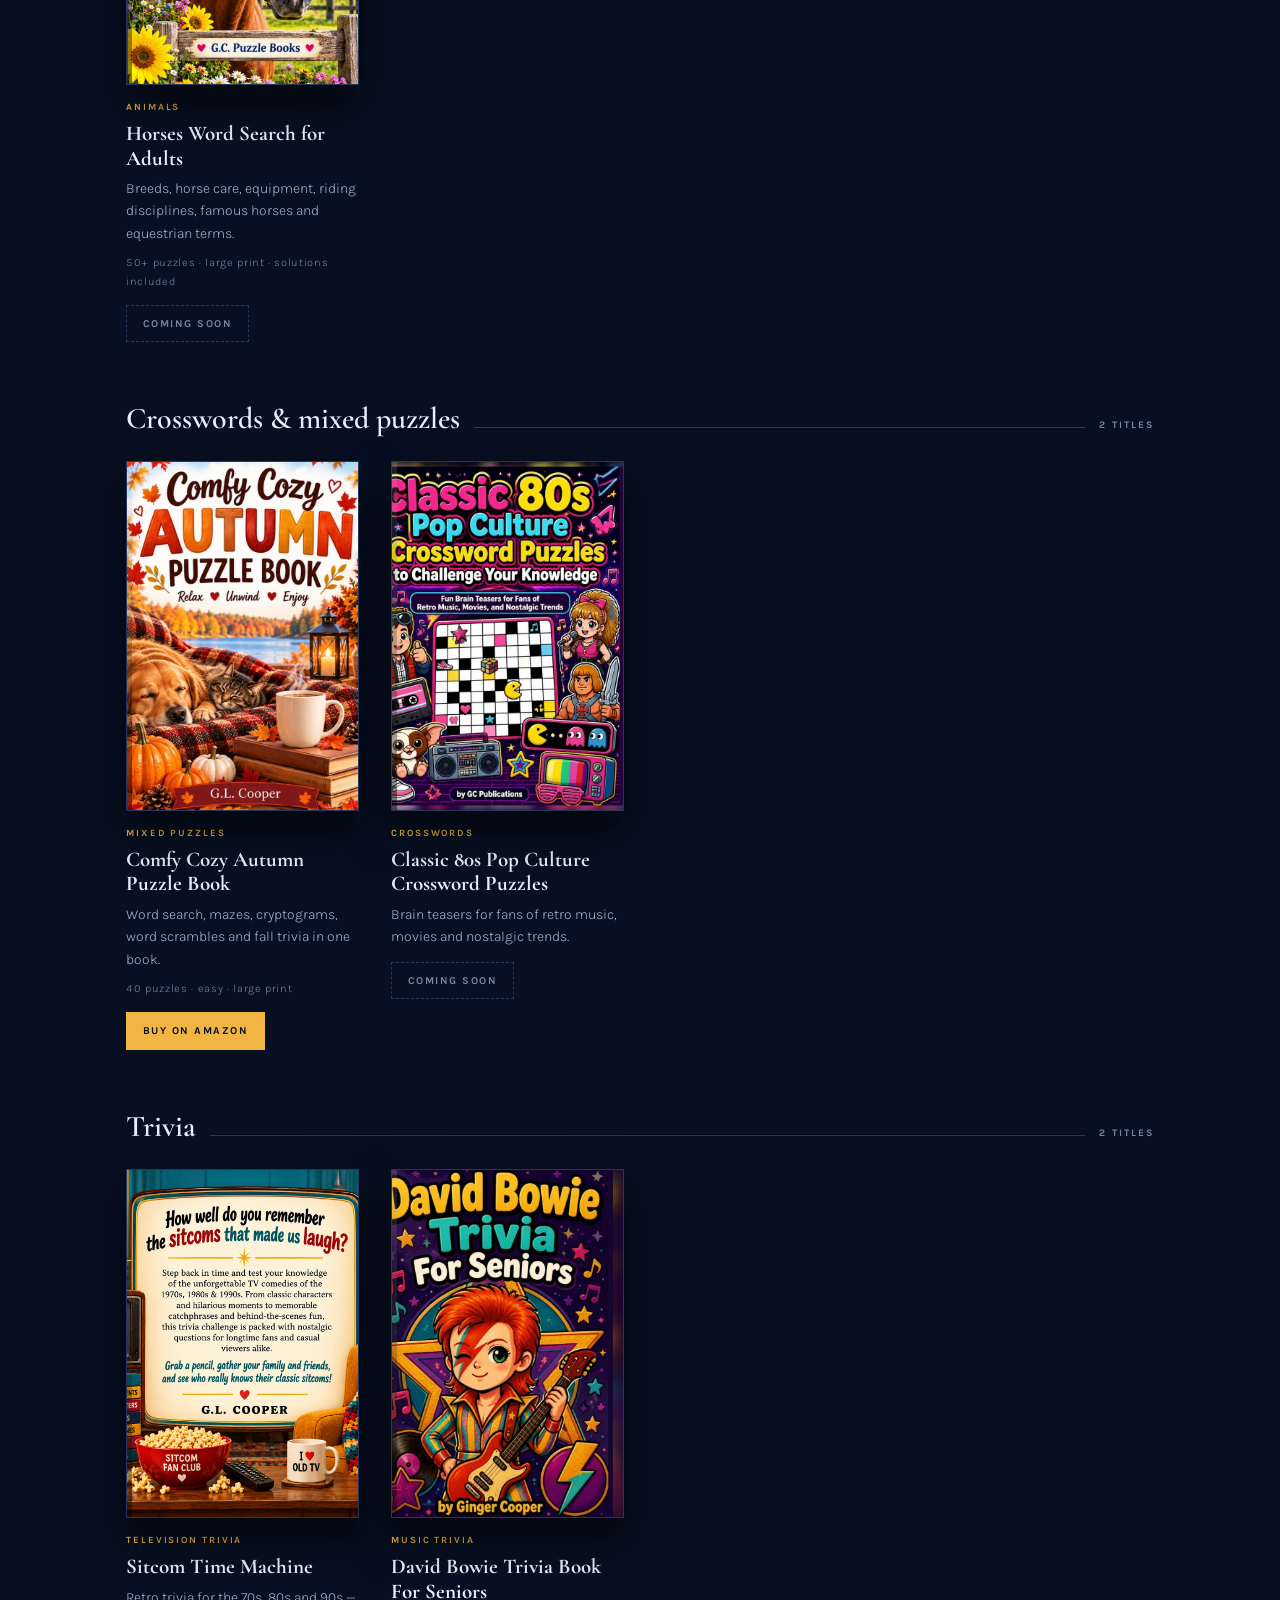
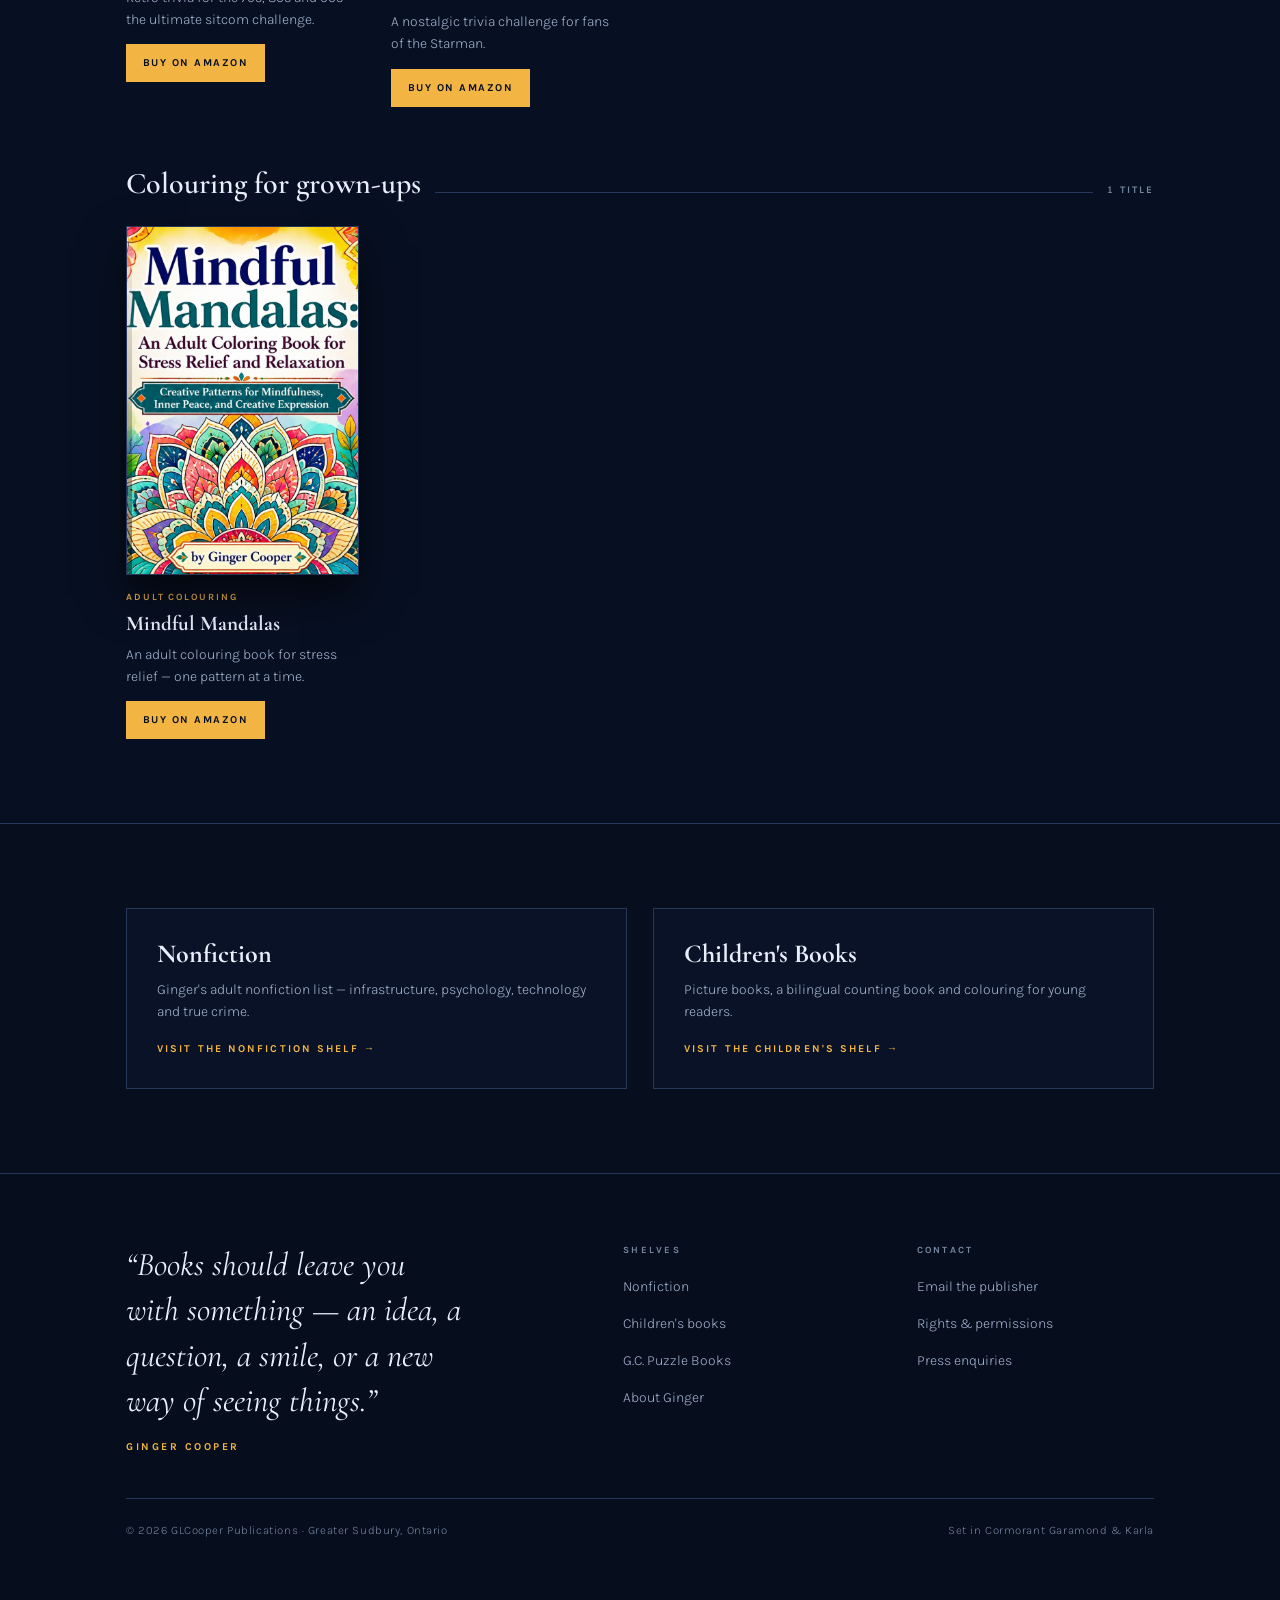
<file: puzzles.html>
<!DOCTYPE html>
<html lang="en">
<head><meta charset="utf-8">

<meta name="viewport" content="width=device-width, initial-scale=1">
<title>G.C. Puzzle Books — Large-print puzzles and trivia for adults</title>
<meta name="description" content="G.C. Puzzle Books, an imprint of GLCooper Publications. Large-print word searches, retro trivia and adult colouring — generous grids, clean type, solutions in the back.">
<link rel="icon" href="images/ginger-cooper-logo.svg">
<link rel="preconnect" href="https://fonts.googleapis.com">
<link rel="preconnect" href="https://fonts.gstatic.com" crossorigin>
<link rel="stylesheet" href="https://fonts.googleapis.com/css2?family=Cormorant+Garamond:ital,wght@0,400;0,600;0,700;1,400;1,600&family=Karla:wght@300;400;600;700&display=swap">
<link rel="stylesheet" href="styles.css?v=2">
</head>
<body data-view="puzzles">

<canvas id="sky" aria-hidden="true"></canvas>
<div id="veil" aria-hidden="true"></div>

<header class="nav">
  <div class="wrap nav-inner">
    <a class="wordmark" href="index.html">
      <b>G.L. COOPER</b>
      <span>GLCooper Publications</span>
    </a>
    <nav class="nav-links" aria-label="Main">
      <a href="index.html">Nonfiction</a>
      <a href="childrens.html">Children's</a>
      <a href="puzzles.html" aria-current="page">Puzzles</a>
      <a href="about.html">About Ginger</a>
      <a href="contact.html">Contact</a>
    </nav>
  </div>
</header>

<main>
  <div class="wrap banner">
    <p class="eyebrow">An imprint of GLCooper Publications</p>
    <h1>G.C. <em>Puzzle Books</em></h1>
    <p>Large-print puzzles built for real eyes and real chairs &mdash; generous grids, clean type, and themes worth spending an evening inside. Solutions in the back, and no squinting anywhere.</p>
    <span class="imprint">Good horses, brighter days</span>
  </div>

  <section class="panel">
    <div class="wrap">

      <div class="subhead">
        <h3>Word searches</h3>
        <span class="line"></span>
        <span class="count">5 titles</span>
      </div>

      <div class="books">
        <article class="book">
          <div class="cover tint-c">
            <img src="images/camping-in-canada-cover.png" alt="Camping in Canada Word Search &mdash; cover">
            <span class="spine-label">Outdoors</span><span class="ct">Camping in Canada Word Search</span><span class="ca">G.C. Puzzle Books</span>
          </div>
          <div class="meta">
            <span class="cat">Nature &amp; Outdoors</span>
            <h3>Camping in Canada Word Search</h3>
            <p class="blurb">Campsites, lakes, trails and wildlife &mdash; explore the great outdoors one puzzle at a time.</p>
            <p class="spec">110 pages &middot; large print</p>
            <a class="buy" href="https://www.amazon.com/dp/B0HCBKZYQ5" target="_blank" rel="noopener">Buy on Amazon</a>
          </div>
        </article>

        <article class="book">
          <div class="cover tint-d">
            <span class="spine-label">Retro</span><span class="ct">70's Nostalgia Word Search</span><span class="ca">G.C. Puzzle Books</span>
          </div>
          <div class="meta">
            <span class="cat">Retro</span>
            <h3>70's Nostalgia Word Search</h3>
            <p class="blurb">Disco, music and everything else the seventies got right.</p>
            <p class="spec">110 pages &middot; 50+ puzzles &middot; large print</p>
            <a class="buy" href="https://www.amazon.com/dp/B0HFD47HJH" target="_blank" rel="noopener">Buy on Amazon</a>
          </div>
        </article>

        <article class="book">
          <div class="cover tint-b">
            <img src="images/nostalgia-80s-cover.jpg" alt="80's Nostalgia Word Search &mdash; cover">
            <span class="spine-label">Retro</span><span class="ct">80's Nostalgia Word Search</span><span class="ca">G.C. Puzzle Books</span>
          </div>
          <div class="meta">
            <span class="cat">Retro</span>
            <h3>80's Nostalgia Word Search</h3>
            <p class="blurb">Easy-to-read retro word finds for adults and seniors, reliving the totally awesome eighties.</p>
            <p class="spec">Large print</p>
            <a class="buy" href="https://www.amazon.com/dp/B0HK16RV3Z" target="_blank" rel="noopener">Buy on Amazon</a>
          </div>
        </article>

        <article class="book">
          <div class="cover tint-e">
            <img src="images/autumn-vibes-cover.jpg" alt="Autumn Comfy Cozy Vibes Word Search &mdash; cover">
            <span class="spine-label">Autumn</span><span class="ct">Autumn Comfy Cozy Vibes Word Search</span><span class="ca">G.C. Puzzle Books</span>
          </div>
          <div class="meta">
            <span class="cat">Seasonal</span>
            <h3>Autumn Comfy Cozy Vibes Word Search</h3>
            <p class="blurb">A delightful collection of word searches for the season of blankets and woodsmoke.</p>
            <a class="buy" href="https://www.amazon.com/dp/B0HHXT96PN" target="_blank" rel="noopener">Buy on Amazon</a>
          </div>
        </article>

        <article class="book">
          <div class="cover tint-a">
            <img src="images/horse-cover.png" alt="Horses Word Search for Adults &mdash; cover">
            <span class="spine-label">Animals</span><span class="ct">Horses Word Search for Adults</span><span class="ca">G.C. Puzzle Books</span>
          </div>
          <div class="meta">
            <span class="cat">Animals</span>
            <h3>Horses Word Search for Adults</h3>
            <p class="blurb">Breeds, horse care, equipment, riding disciplines, famous horses and equestrian terms.</p>
            <p class="spec">50+ puzzles &middot; large print &middot; solutions included</p>
            <span class="soon">Coming soon</span>
          </div>
        </article>
      </div>

      <div class="subhead">
        <h3>Crosswords &amp; mixed puzzles</h3>
        <span class="line"></span>
        <span class="count">2 titles</span>
      </div>

      <div class="books">
        <article class="book">
          <div class="cover tint-d">
            <img src="images/comfy-cozy-autumn-puzzle-cover.jpg" alt="Comfy Cozy Autumn Puzzle Book &mdash; cover">
            <span class="spine-label">Mixed</span><span class="ct">Comfy Cozy Autumn Puzzle Book</span><span class="ca">G.C. Puzzle Books</span>
          </div>
          <div class="meta">
            <span class="cat">Mixed puzzles</span>
            <h3>Comfy Cozy Autumn Puzzle Book</h3>
            <p class="blurb">Word search, mazes, cryptograms, word scrambles and fall trivia in one book.</p>
            <p class="spec">40 puzzles &middot; easy &middot; large print</p>
            <a class="buy" href="https://www.amazon.com/dp/B0HJNV795P" target="_blank" rel="noopener">Buy on Amazon</a>
          </div>
        </article>

        <article class="book">
          <div class="cover tint-b">
            <img src="images/classic-80s-crossword-cover.jpg" alt="Classic 80s Pop Culture Crossword Puzzles &mdash; cover">
            <span class="spine-label">Crosswords</span><span class="ct">Classic 80s Pop Culture Crossword Puzzles</span><span class="ca">G.C. Puzzle Books</span>
          </div>
          <div class="meta">
            <span class="cat">Crosswords</span>
            <h3>Classic 80s Pop Culture Crossword Puzzles</h3>
            <p class="blurb">Brain teasers for fans of retro music, movies and nostalgic trends.</p>
            <span class="soon">Coming soon</span>
          </div>
        </article>
      </div>

      <div class="subhead">
        <h3>Trivia</h3>
        <span class="line"></span>
        <span class="count">2 titles</span>
      </div>

      <div class="books">
        <article class="book">
          <div class="cover tint-a">
            <img src="images/sitcom-cover.png" alt="Sitcom Time Machine &mdash; cover">
            <span class="spine-label">Television</span><span class="ct">Sitcom Time Machine</span><span class="ca">G.C. Puzzle Books</span>
          </div>
          <div class="meta">
            <span class="cat">Television trivia</span>
            <h3>Sitcom Time Machine</h3>
            <p class="blurb">Retro trivia for the 70s, 80s and 90s &mdash; the ultimate sitcom challenge.</p>
            <a class="buy" href="https://www.amazon.com/dp/B0HJY546S7" target="_blank" rel="noopener">Buy on Amazon</a>
          </div>
        </article>

        <article class="book">
          <div class="cover tint-b">
            <img src="images/david-bowie-trivia-cover.jpg" alt="David Bowie Trivia Book For Seniors &mdash; cover">
            <span class="spine-label">Music</span><span class="ct">David Bowie Trivia Book For Seniors</span><span class="ca">G.C. Puzzle Books</span>
          </div>
          <div class="meta">
            <span class="cat">Music trivia</span>
            <h3>David Bowie Trivia Book For Seniors</h3>
            <p class="blurb">A nostalgic trivia challenge for fans of the Starman.</p>
            <a class="buy" href="https://www.amazon.com/dp/B0HJY5XT4N" target="_blank" rel="noopener">Buy on Amazon</a>
          </div>
        </article>
      </div>

      <div class="subhead">
        <h3>Colouring for grown-ups</h3>
        <span class="line"></span>
        <span class="count">1 title</span>
      </div>

      <div class="books">
        <article class="book">
          <div class="cover tint-c">
            <img src="images/mindful-mandalas-cover.png" alt="Mindful Mandalas &mdash; cover">
            <span class="spine-label">Colouring</span><span class="ct">Mindful Mandalas</span><span class="ca">G.C. Puzzle Books</span>
          </div>
          <div class="meta">
            <span class="cat">Adult colouring</span>
            <h3>Mindful Mandalas</h3>
            <p class="blurb">An adult colouring book for stress relief &mdash; one pattern at a time.</p>
            <a class="buy" href="https://www.amazon.com/dp/B0HJ9312JQ" target="_blank" rel="noopener">Buy on Amazon</a>
          </div>
        </article>
      </div>

    </div>
  </section>

  <section>
    <div class="wrap">
      <div class="doors">
        <a class="door" href="index.html">
          <h3>Nonfiction</h3>
          <p>Ginger's adult nonfiction list &mdash; infrastructure, psychology, technology and true crime.</p>
          <span class="go">Visit the nonfiction shelf &rarr;</span>
        </a>
        <a class="door" href="childrens.html">
          <h3>Children's Books</h3>
          <p>Picture books, a bilingual counting book and colouring for young readers.</p>
          <span class="go">Visit the children's shelf &rarr;</span>
        </a>
      </div>
    </div>
  </section>
</main>

<footer>
  <div class="wrap">
    <div class="foot-grid">
      <div>
        <blockquote class="quote">
          &ldquo;Books should leave you with something &mdash; an idea, a question, a smile, or a new way of seeing things.&rdquo;
          <span class="quote-attr">Ginger Cooper</span>
        </blockquote>
      </div>
      <div class="foot-col">
        <h4>Shelves</h4>
        <ul>
          <li><a href="index.html">Nonfiction</a></li>
          <li><a href="childrens.html">Children's books</a></li>
          <li><a href="puzzles.html">G.C. Puzzle Books</a></li>
          <li><a href="about.html">About Ginger</a></li>
        </ul>
      </div>
      <div class="foot-col">
        <h4>Contact</h4>
        <ul>
          <li><a href="contact.html">Email the publisher</a></li>
          <li><a href="contact.html">Rights &amp; permissions</a></li>
          <li><a href="contact.html">Press enquiries</a></li>
        </ul>
      </div>
    </div>
    <div class="colophon">
      <span>&copy; 2026 GLCooper Publications &middot; Greater Sudbury, Ontario</span>
      <span>Set in Cormorant Garamond &amp; Karla</span>
    </div>
  </div>
</footer>

<script src="starfield.js"></script>
</body>
</html>
</file>
<file: styles.css>
/* ==========================================================================
   GLCooper Publications — shared stylesheet
   Upload to: public_html/styles.css
   ========================================================================== */

:root{
  --navy-0:#070e1e;
  --navy-1:#0c162c;
  --navy-3:#1b2b48;
  --line:#26375a;
  --paper:#e8eefa;
  --paper-dim:#a4b4d0;
  --muted:#74869f;

  /* accent pair — reassigned per page below */
  --accent:#9fc0e8;
  --accent-2:#f2dfae;
  --accent-glow:159,192,232;

  --f-display:"Cormorant Garamond", Garamond, "Times New Roman", serif;
  --f-body:"Karla", "Helvetica Neue", Arial, sans-serif;

  --maxw:1140px;
  --gutter:clamp(16px, 5vw, 56px);
  color-scheme: dark;
}

body[data-view="kids"]{ --accent:#7fe3c0; --accent-2:#ffb7d5; --accent-glow:127,227,192; }
body[data-view="puzzles"]{ --accent:#f2b544; --accent-2:#ff8d7a; --accent-glow:242,181,68; }

*,*::before,*::after{box-sizing:border-box;}

html{-webkit-text-size-adjust:100%;}

body{
  margin:0; background:var(--navy-0); color:var(--paper);
  font-family:var(--f-body); font-weight:300; font-size:16.5px; line-height:1.7;
  -webkit-font-smoothing:antialiased;
}

#sky{position:fixed;inset:0;width:100%;height:100%;z-index:-2;display:block;}
#veil{
  position:fixed;inset:0;z-index:-1;pointer-events:none;
  background:
    radial-gradient(70% 50% at 20% 8%, rgba(74,110,180,.30) 0%, transparent 68%),
    radial-gradient(60% 45% at 88% 30%, rgba(122,86,160,.20) 0%, transparent 70%),
    linear-gradient(180deg, rgba(7,14,30,0) 0%, rgba(7,14,30,.55) 55%, rgba(7,14,30,.9) 100%);
}
body[data-view="kids"] #veil{
  background:
    radial-gradient(75% 42% at 30% 4%, rgba(60,200,160,.32) 0%, transparent 66%),
    radial-gradient(60% 40% at 78% 16%, rgba(190,110,180,.24) 0%, transparent 70%),
    linear-gradient(180deg, rgba(7,14,30,0) 0%, rgba(7,14,30,.55) 55%, rgba(7,14,30,.9) 100%);
}
body[data-view="puzzles"] #veil{
  background:
    radial-gradient(70% 45% at 22% 6%, rgba(214,138,58,.26) 0%, transparent 68%),
    radial-gradient(60% 45% at 85% 28%, rgba(52,110,96,.26) 0%, transparent 70%),
    linear-gradient(180deg, rgba(7,14,30,0) 0%, rgba(7,14,30,.55) 55%, rgba(7,14,30,.9) 100%);
}

.wrap{max-width:var(--maxw);margin-inline:auto;padding-inline:var(--gutter);}
a{color:inherit;}
img{max-width:100%;display:block;}
:focus-visible{outline:2px solid var(--accent);outline-offset:3px;border-radius:2px;}

.eyebrow{font-size:10.5px;font-weight:700;letter-spacing:.26em;text-transform:uppercase;color:var(--accent);margin:0;}

/* ─── Masthead ─── */
.nav{
  position:sticky;top:0;z-index:40;
  background:rgba(7,14,30,.82);
  -webkit-backdrop-filter:blur(16px);backdrop-filter:blur(16px);
  border-bottom:1px solid var(--line);
}
.nav-inner{display:flex;align-items:center;justify-content:space-between;gap:18px;padding-block:13px;flex-wrap:wrap;}
.wordmark{display:flex;flex-direction:column;gap:3px;text-decoration:none;}
.wordmark b{
  font-family:var(--f-display);font-weight:700;font-size:23px;letter-spacing:.16em;line-height:1;
  color:var(--paper);text-shadow:0 0 18px rgba(var(--accent-glow),.45);
}
.wordmark span{font-size:8.5px;letter-spacing:.28em;text-transform:uppercase;color:var(--muted);font-weight:600;}
.nav-links{display:flex;align-items:center;gap:clamp(10px,2.2vw,24px);flex-wrap:wrap;}
.nav-links a{
  font-size:12px;font-weight:600;letter-spacing:.11em;text-transform:uppercase;
  color:var(--paper-dim);text-decoration:none;border-bottom:1px solid transparent;
  padding-block:4px;transition:color .2s,border-color .2s;
}
.nav-links a:hover{color:var(--paper);}
.nav-links a[aria-current="page"]{color:var(--accent);border-bottom-color:var(--accent);}

/* ─── Furniture ─── */
section{padding-block:clamp(48px,7.5vw,84px);}
.panel{
  background:rgba(9,17,36,.72);
  -webkit-backdrop-filter:blur(3px);backdrop-filter:blur(3px);
  border-block:1px solid var(--line);
}
.sec-head{display:flex;align-items:flex-end;justify-content:space-between;gap:24px;flex-wrap:wrap;margin-bottom:36px;}
.sec-head h2{font-family:var(--f-display);font-weight:600;font-size:clamp(29px,4.1vw,45px);line-height:1.08;margin:10px 0 0;}
.sec-head p{margin:10px 0 0;color:var(--paper-dim);max-width:54ch;}

.btn{
  display:inline-block;padding:13px 26px;font-size:12px;letter-spacing:.14em;text-transform:uppercase;
  text-decoration:none;font-weight:700;cursor:pointer;font-family:var(--f-body);
  transition:transform .18s,background .18s,border-color .18s,color .18s,box-shadow .18s;
}
.btn-primary{background:var(--accent);color:var(--navy-0);border:1px solid var(--accent);}
.btn-primary:hover{transform:translateY(-2px);box-shadow:0 0 28px rgba(var(--accent-glow),.45);}
.btn-ghost{border:1px solid var(--line);color:var(--paper);background:none;}
.btn-ghost:hover{border-color:var(--accent);color:var(--accent);transform:translateY(-2px);}
.cta-row{display:flex;gap:14px;margin-top:32px;flex-wrap:wrap;}

/* ─── Hero ─── */
.hero-inner{display:grid;grid-template-columns:1.1fr .9fr;gap:clamp(32px,6vw,72px);align-items:center;padding-block:clamp(48px,8.5vw,98px);}
.hero-inner h1{font-family:var(--f-display);font-weight:600;font-size:clamp(38px,6.6vw,72px);line-height:1.02;letter-spacing:-.01em;margin:18px 0 0;}
.hero-inner h1 em{font-style:italic;color:var(--accent-2);text-shadow:0 0 30px rgba(242,223,174,.32);}
.lede{max-width:46ch;color:var(--paper-dim);font-size:clamp(15.5px,1.8vw,18px);margin:22px 0 0;}
.byline{display:flex;align-items:baseline;gap:12px;margin-top:28px;flex-wrap:wrap;}
.byline .sig{
  font-family:var(--f-display);font-style:italic;font-weight:600;font-size:clamp(28px,4vw,42px);
  color:var(--paper);text-shadow:0 0 26px rgba(var(--accent-glow),.5);
}
.byline .sig-note{font-size:10.5px;letter-spacing:.22em;text-transform:uppercase;color:var(--muted);font-weight:600;}

.stack{position:relative;display:grid;grid-template-columns:repeat(3,1fr);gap:14px;align-items:end;}
.stack .cover:nth-child(1){transform:translateY(16px) rotate(-3deg);}
.stack .cover:nth-child(2){transform:translateY(-14px);z-index:2;}
.stack .cover:nth-child(3){transform:translateY(16px) rotate(3deg);}

/* ─── Covers: real artwork overlays a typographic fallback ─── */
.cover{
  position:relative;aspect-ratio:2/3;max-width:100%;
  display:flex;flex-direction:column;justify-content:space-between;padding:14px 13px;
  border:1px solid var(--line);box-shadow:0 20px 40px rgba(0,0,0,.6);overflow:hidden;
  transition:transform .3s ease, box-shadow .3s ease;
  background:linear-gradient(158deg,var(--navy-3) 0%,var(--navy-1) 58%,var(--navy-0) 100%);
}
.cover > img{position:absolute;inset:0;width:100%;height:100%;object-fit:cover;z-index:3;}
.cover::after{
  content:"";position:absolute;left:0;top:0;bottom:0;width:5px;z-index:4;
  background:linear-gradient(180deg,rgba(255,255,255,.12),rgba(0,0,0,.45));
}
.cover .spine-label{font-size:8.5px;letter-spacing:.24em;text-transform:uppercase;color:var(--accent);font-weight:700;}
.cover .ct{font-family:var(--f-display);font-weight:700;font-size:clamp(15px,1.7vw,22px);line-height:1.1;color:var(--paper);}
.cover .ca{font-size:9px;letter-spacing:.2em;text-transform:uppercase;color:var(--paper-dim);border-top:1px solid var(--line);padding-top:9px;}
.cover.tint-a{background:linear-gradient(158deg,#1e3357 0%,#0c1730 60%,#070e1e 100%);}
.cover.tint-b{background:linear-gradient(158deg,#2d2450 0%,#141029 60%,#070e1e 100%);}
.cover.tint-c{background:linear-gradient(158deg,#16374d 0%,#0a1c2c 60%,#070e1e 100%);}
.cover.tint-d{background:linear-gradient(158deg,#3a2f4e 0%,#191529 60%,#070e1e 100%);}
.cover.tint-e{background:linear-gradient(158deg,#14304a 0%,#0b1a2e 60%,#070e1e 100%);}

/* ─── Book grids ─── */
.books{display:grid;grid-template-columns:repeat(auto-fill,minmax(190px,1fr));gap:clamp(20px,3vw,32px);}
.book{display:flex;flex-direction:column;gap:14px;}
.book:hover .cover{transform:translateY(-7px);box-shadow:0 28px 50px rgba(0,0,0,.7),0 0 30px rgba(var(--accent-glow),.16);}
.book .meta{display:flex;flex-direction:column;gap:7px;}
.book h3{font-family:var(--f-display);font-weight:700;font-size:21px;line-height:1.16;margin:0;}
.book .cat{font-size:9.5px;letter-spacing:.2em;text-transform:uppercase;color:var(--accent);font-weight:700;}
.book .blurb{margin:0;font-size:14px;line-height:1.6;color:var(--paper-dim);}
.spec{margin:2px 0 0;font-size:11px;letter-spacing:.06em;color:var(--muted);font-variant-numeric:tabular-nums;}
.pill{
  align-self:flex-start;font-size:9px;letter-spacing:.18em;text-transform:uppercase;font-weight:700;
  padding:5px 10px;border:1px solid rgba(var(--accent-glow),.42);color:var(--accent);background:rgba(var(--accent-glow),.09);
}

/* ─── Doorways ─── */
.doors{display:grid;grid-template-columns:repeat(auto-fit,minmax(260px,1fr));gap:clamp(18px,2.6vw,26px);}
.door{
  display:flex;flex-direction:column;gap:10px;align-items:flex-start;text-decoration:none;
  padding:clamp(22px,3vw,30px);border:1px solid var(--line);background:rgba(13,23,45,.6);
  color:var(--paper);transition:border-color .22s, transform .22s, background .22s;
}
.door:hover{border-color:var(--accent);transform:translateY(-3px);background:rgba(17,30,58,.7);}
.door h3{font-family:var(--f-display);font-weight:700;font-size:26px;margin:0;line-height:1.15;}
.door p{margin:0;font-size:14px;color:var(--paper-dim);line-height:1.6;}
.door .go{font-size:10.5px;letter-spacing:.2em;text-transform:uppercase;font-weight:700;color:var(--accent);margin-top:6px;}

/* ─── Author ─── */
.author-inner{display:grid;grid-template-columns:.85fr 1.15fr;gap:clamp(30px,5vw,64px);align-items:center;}
.portrait{
  position:relative;aspect-ratio:4/5;overflow:hidden;
  background:linear-gradient(160deg,var(--navy-3),var(--navy-0));border:1px solid var(--line);
  display:flex;align-items:center;justify-content:center;text-align:center;padding:22px;
}
.portrait > img{position:absolute;inset:0;width:100%;height:100%;object-fit:cover;z-index:3;}
.portrait::before{content:"";position:absolute;inset:11px;border:1px solid rgba(var(--accent-glow),.3);pointer-events:none;z-index:4;}
.portrait span{font-size:9.5px;letter-spacing:.2em;text-transform:uppercase;color:var(--muted);line-height:2;}
.name-block h2{
  font-family:var(--f-display);font-weight:700;font-size:clamp(48px,9vw,96px);line-height:.92;
  letter-spacing:-.02em;margin:12px 0 0;color:var(--paper);text-shadow:0 0 46px rgba(var(--accent-glow),.4);
}
.name-block h2 .given{display:block;}
.name-block h2 .family{display:block;font-style:italic;font-weight:600;color:var(--accent-2);}
.name-block .pen{margin:18px 0 0;font-size:10.5px;letter-spacing:.26em;text-transform:uppercase;color:var(--muted);font-weight:600;}
.name-block .bio{margin:22px 0 0;max-width:54ch;color:var(--paper-dim);}

/* ─── Page banners ─── */
.banner{padding-block:clamp(48px,8vw,92px);}
.banner h1{
  font-family:var(--f-display);font-weight:700;font-size:clamp(40px,7.4vw,80px);line-height:1;
  letter-spacing:-.015em;margin:14px 0 0;text-shadow:0 0 40px rgba(var(--accent-glow),.35);
}
.banner h1 em{font-style:italic;font-weight:600;color:var(--accent-2);}
.banner p{max-width:58ch;color:var(--paper-dim);margin:20px 0 0;font-size:clamp(15.5px,1.8vw,18px);}
.imprint{
  display:inline-flex;align-items:center;gap:10px;margin-top:26px;
  border:1px solid rgba(var(--accent-glow),.4);background:rgba(var(--accent-glow),.08);
  padding:9px 16px;font-size:10.5px;letter-spacing:.2em;text-transform:uppercase;font-weight:700;color:var(--accent);
}

/* ─── Footer ─── */
footer{border-top:1px solid var(--line);background:rgba(7,14,30,.85);padding-block:clamp(44px,6vw,68px);}
.quote{
  font-family:var(--f-display);font-style:italic;font-weight:400;font-size:clamp(22px,3.2vw,33px);
  line-height:1.38;max-width:24ch;margin:0;color:var(--paper);
}
.quote-attr{
  display:block;margin-top:16px;font-family:var(--f-body);font-style:normal;font-weight:700;
  font-size:10.5px;letter-spacing:.24em;text-transform:uppercase;color:var(--accent);
}
.foot-grid{display:grid;grid-template-columns:1.3fr .7fr .7fr;gap:clamp(28px,5vw,56px);align-items:start;}
.foot-col h4{font-size:9.5px;letter-spacing:.24em;text-transform:uppercase;color:var(--muted);margin:0 0 14px;font-weight:700;}
.foot-col ul{list-style:none;margin:0;padding:0;display:flex;flex-direction:column;gap:9px;}
.foot-col a{text-decoration:none;color:var(--paper-dim);font-size:14px;transition:color .2s;}
.foot-col a:hover{color:var(--accent);}
.colophon{
  margin-top:44px;padding-top:22px;border-top:1px solid var(--line);
  display:flex;justify-content:space-between;gap:18px;flex-wrap:wrap;
  font-size:11.5px;color:var(--muted);letter-spacing:.05em;
}

/* ─── Buy buttons ─── */
.buy{
  align-self:flex-start;margin-top:6px;
  display:inline-block;padding:9px 16px;
  font-size:10.5px;font-weight:700;letter-spacing:.14em;text-transform:uppercase;
  text-decoration:none;background:var(--accent);color:var(--navy-0);
  border:1px solid var(--accent);
  transition:transform .18s, box-shadow .18s, background .18s;
}
.buy:hover{transform:translateY(-2px);box-shadow:0 0 22px rgba(var(--accent-glow),.45);}
.soon{
  align-self:flex-start;margin-top:6px;
  display:inline-block;padding:9px 16px;
  font-size:10.5px;font-weight:700;letter-spacing:.14em;text-transform:uppercase;
  color:var(--muted);border:1px dashed var(--line);
}

/* ─── Sub-headings inside a shelf ─── */
.subhead{
  display:flex;align-items:baseline;gap:14px;
  margin:clamp(40px,5vw,60px) 0 26px;
}
.subhead:first-of-type{margin-top:0;}
.subhead h3{
  font-family:var(--f-display);font-weight:600;font-size:clamp(22px,2.8vw,30px);
  margin:0;line-height:1.1;color:var(--paper);
}
.subhead .count{
  font-size:10px;letter-spacing:.2em;text-transform:uppercase;color:var(--muted);
  font-weight:700;font-variant-numeric:tabular-nums;white-space:nowrap;
}
.subhead .line{flex:1;height:1px;background:var(--line);}

/* ─── Responsive ─── */
@media (max-width:880px){
  .hero-inner{grid-template-columns:1fr;}
  .author-inner{grid-template-columns:1fr;}
  .portrait{max-width:300px;}
  .foot-grid{grid-template-columns:1fr 1fr;}
}
@media (max-width:560px){
  .foot-grid{grid-template-columns:1fr;}
  .stack{gap:10px;}
  .nav-links{gap:12px;}
}
@media (prefers-reduced-motion:reduce){ *{transition:none!important;animation:none!important;} }
</file>
